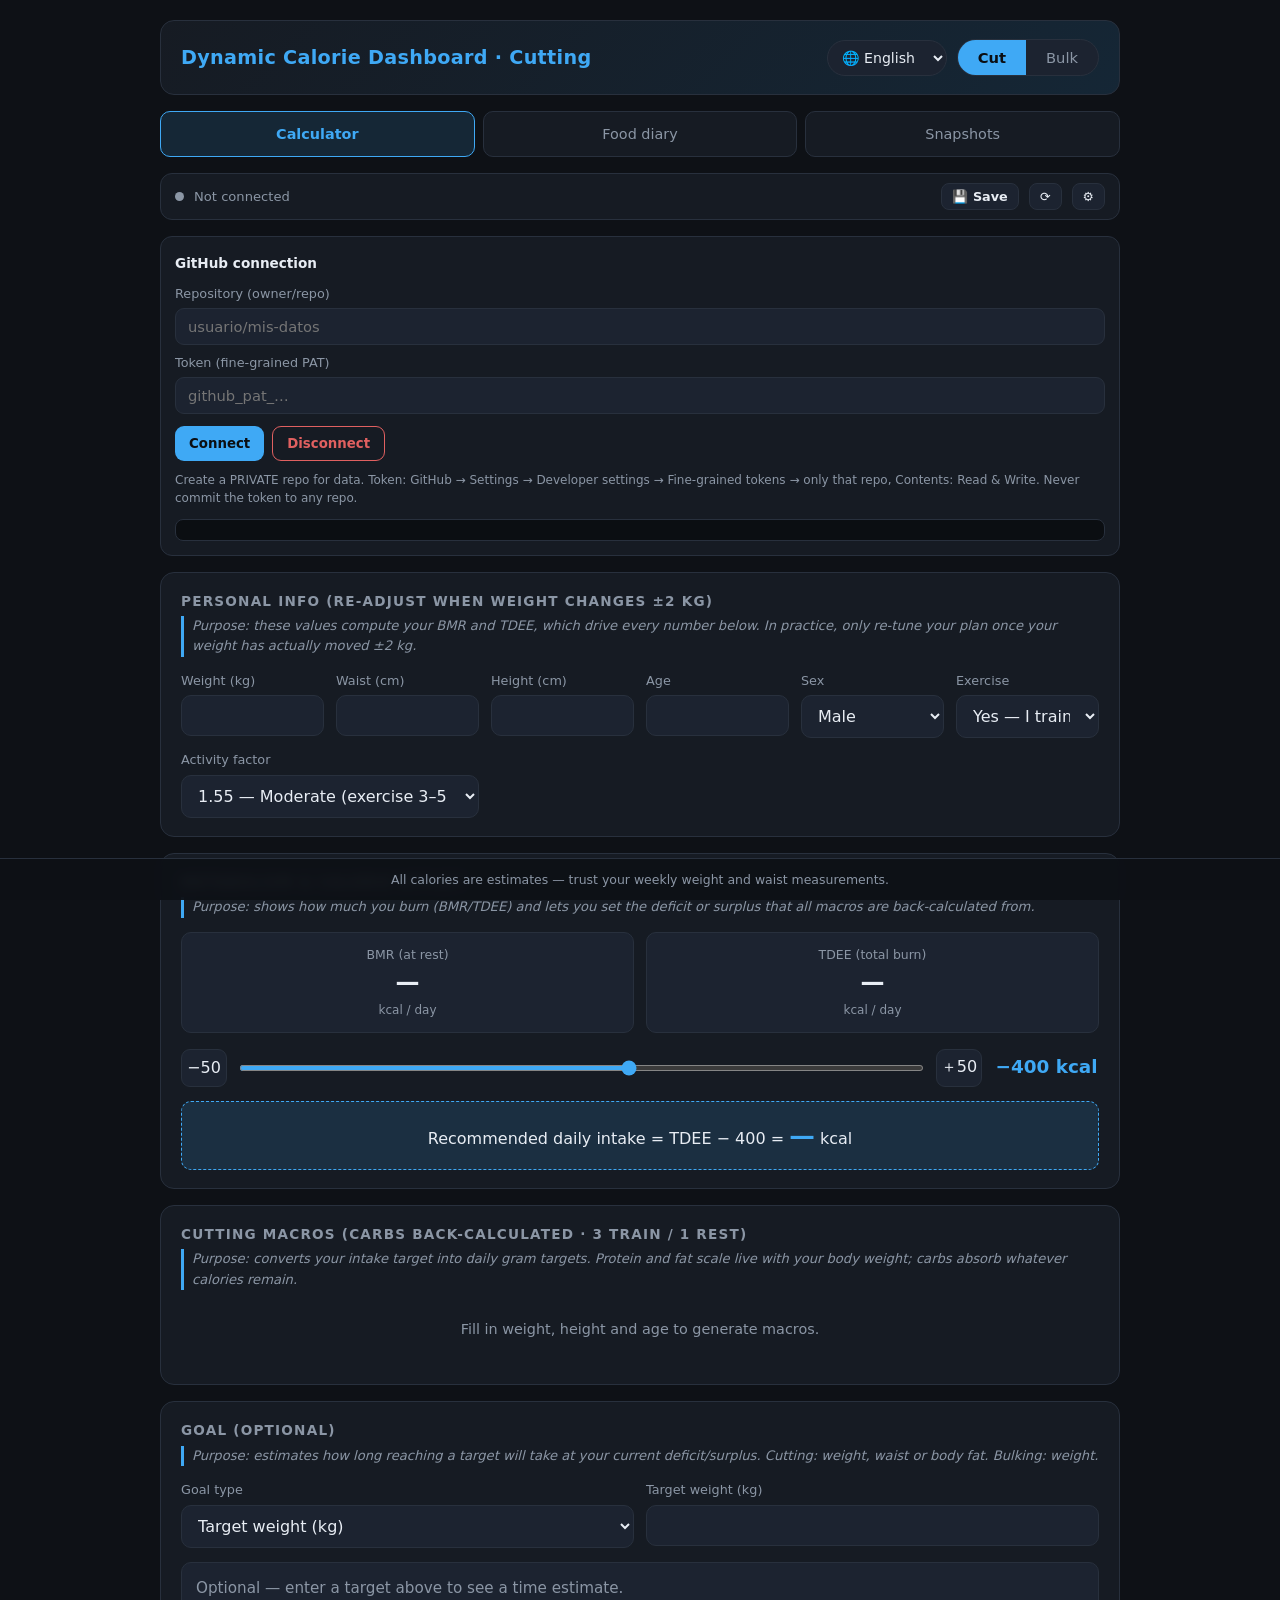
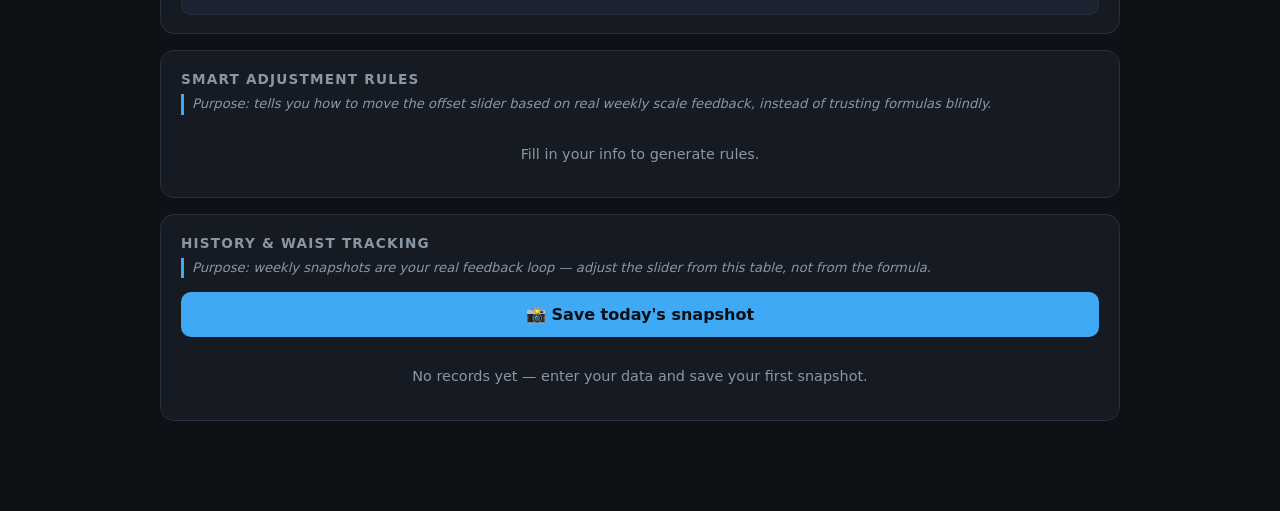
<file: index.html>
<!DOCTYPE html>
<html lang="en">
<head>
<meta charset="UTF-8">
<meta name="viewport" content="width=device-width, initial-scale=1.0">
<title>Dynamic Fitness Calorie Dashboard</title>
<style>
  :root{
    --bg:#0e1116;
    --panel:#161b23;
    --panel-2:#1c2330;
    --line:#28303d;
    --text:#e8edf4;
    --muted:#8b96a5;
    --warn-bg:#3a2a12;
    --warn-border:#c98a2e;
    --warn-text:#f3c069;
    --info-bg:#12303a;
    --info-border:#2e9ac9;
    --info-text:#7fd0f3;
    --ok-bg:#12341f;
    --ok-border:#3aa864;
    --ok-text:#8fe0ae;
    --radius:14px;
  }
  body.mode-cut{
    --accent:#3fa9f5;
    --accent-soft:rgba(63,169,245,.14);
  }
  body.mode-bulk{
    --accent:#ff9040;
    --accent-soft:rgba(255,144,64,.14);
  }
  *{box-sizing:border-box;margin:0;padding:0}
  body{
    background:var(--bg);
    color:var(--text);
    font-family:"Segoe UI","PingFang SC","Hiragino Sans GB","Microsoft YaHei","Noto Sans SC",system-ui,sans-serif;
    line-height:1.55;
    padding:20px 14px 90px;
  }
  .wrap{max-width:960px;margin:0 auto;display:flex;flex-direction:column;gap:16px}

  header{
    display:flex;flex-wrap:wrap;align-items:center;justify-content:space-between;gap:12px;
    padding:18px 20px;background:linear-gradient(135deg,var(--panel),var(--accent-soft));
    border:1px solid var(--line);border-radius:var(--radius);
  }
  header h1{font-size:1.2rem;font-weight:700;letter-spacing:.3px}
  header h1 span{color:var(--accent)}
  .header-controls{display:flex;align-items:center;gap:10px;flex-wrap:wrap}
  .mode-toggle{display:flex;background:var(--panel-2);border:1px solid var(--line);border-radius:999px;overflow:hidden}
  .mode-toggle button{
    border:none;background:transparent;color:var(--muted);
    padding:9px 20px;font-size:.92rem;cursor:pointer;font-family:inherit;transition:all .2s;
  }
  .mode-toggle button.active{background:var(--accent);color:#0b0e12;font-weight:700}
  .mode-toggle button:disabled{opacity:.35;cursor:not-allowed}
  .lang-select{
    padding:8px 10px;border-radius:999px;border:1px solid var(--line);
    background:var(--panel-2);color:var(--text);font-family:inherit;font-size:.88rem;outline:none;cursor:pointer;
  }
  .site-nav{display:flex;gap:8px}
  .site-nav a{
    flex:1;text-align:center;padding:11px 6px;background:var(--panel);
    border:1px solid var(--line);border-radius:10px;color:var(--muted);
    text-decoration:none;font-size:.9rem;
  }
  .site-nav a.active{color:var(--accent);border-color:var(--accent);font-weight:700;background:var(--accent-soft)}

  .card{background:var(--panel);border:1px solid var(--line);border-radius:var(--radius);padding:18px 20px}
  .card h2{font-size:.85rem;font-weight:600;color:var(--muted);letter-spacing:1.2px;text-transform:uppercase;margin-bottom:4px}
  .purpose{font-size:.82rem;color:var(--muted);margin-bottom:14px;border-left:3px solid var(--accent);padding-left:8px;font-style:italic}

  .grid-inputs{display:grid;grid-template-columns:repeat(auto-fit,minmax(140px,1fr));gap:12px}
  .field label{display:block;font-size:.8rem;color:var(--muted);margin-bottom:5px}
  .field input,.field select{
    width:100%;padding:10px 12px;font-size:1rem;font-family:inherit;
    background:var(--panel-2);color:var(--text);border:1px solid var(--line);border-radius:10px;outline:none;
  }
  .field input:focus,.field select:focus{border-color:var(--accent)}
  .field-wide{grid-column:span 2}
  @media (max-width:480px){ .field-wide{grid-column:span 1} }

  .metrics{display:grid;grid-template-columns:1fr 1fr;gap:12px;margin-bottom:16px}
  .metric{background:var(--panel-2);border:1px solid var(--line);border-radius:10px;padding:12px 14px;text-align:center}
  .metric .label{font-size:.78rem;color:var(--muted)}
  .metric .value{font-size:1.5rem;font-weight:700;font-variant-numeric:tabular-nums}
  .metric .unit{font-size:.75rem;color:var(--muted)}

  .offset-row{display:flex;align-items:center;gap:12px;flex-wrap:wrap}
  .offset-row input[type=range]{flex:1;min-width:170px;accent-color:var(--accent);height:6px}
  .stepper button{
    width:46px;height:38px;border-radius:9px;border:1px solid var(--line);
    background:var(--panel-2);color:var(--text);font-size:1rem;cursor:pointer;font-family:inherit;
  }
  .stepper button:active{background:var(--accent);color:#0b0e12}
  .offset-value{font-size:1.15rem;font-weight:700;min-width:105px;text-align:center;color:var(--accent);font-variant-numeric:tabular-nums}
  .intake-line{
    margin-top:14px;text-align:center;padding:14px;border-radius:10px;
    background:var(--accent-soft);border:1px dashed var(--accent);font-size:1rem;
  }
  .intake-line b{font-size:1.6rem;color:var(--accent);font-variant-numeric:tabular-nums}

  .result-grid{display:grid;grid-template-columns:repeat(auto-fit,minmax(230px,1fr));gap:12px}
  .day-card{background:var(--panel-2);border:1px solid var(--line);border-radius:12px;padding:16px;position:relative;overflow:hidden}
  .day-card::before{content:"";position:absolute;left:0;top:0;bottom:0;width:4px;background:var(--accent)}
  .day-card h3{font-size:1rem;margin-bottom:10px}
  .day-card .kcal{font-size:1.7rem;font-weight:800;color:var(--accent);font-variant-numeric:tabular-nums}
  .day-card .kcal small{font-size:.8rem;color:var(--muted);font-weight:400}
  .macros{display:flex;gap:8px;margin-top:12px;flex-wrap:wrap}
  .macro{flex:1;min-width:64px;background:var(--panel);border:1px solid var(--line);border-radius:8px;padding:8px 6px;text-align:center}
  .macro .n{font-size:1.05rem;font-weight:700;font-variant-numeric:tabular-nums}
  .macro .t{font-size:.7rem;color:var(--muted)}
  .avg-line{margin-top:12px;font-size:.9rem;color:var(--muted);text-align:center}
  .avg-line b{color:var(--text)}

  .alert{display:none;padding:12px 14px;border-radius:10px;font-size:.9rem;margin-top:10px}
  .alert.show{display:block}
  .alert.warn{background:var(--warn-bg);border:1px solid var(--warn-border);color:var(--warn-text)}
  .alert.info{background:var(--info-bg);border:1px solid var(--info-border);color:var(--info-text)}

  .goal-result{
    margin-top:14px;padding:14px;border-radius:10px;font-size:.95rem;
    background:var(--ok-bg);border:1px solid var(--ok-border);color:var(--ok-text);
  }
  .goal-result b{font-variant-numeric:tabular-nums}
  .goal-result.neutral{background:var(--panel-2);border-color:var(--line);color:var(--muted)}
  .goal-note{font-size:.78rem;margin-top:6px;opacity:.85}
  .goal-warn{
    margin-top:8px;padding:10px 12px;border-radius:8px;font-size:.85rem;
    background:var(--warn-bg);border:1px solid var(--warn-border);color:var(--warn-text);
  }
  .goal-danger{
    margin-top:8px;padding:10px 12px;border-radius:8px;font-size:.85rem;
    background:#3a1515;border:1px solid #c94b4b;color:#f0a0a0;
  }

  .bmi-line{
    margin-top:14px;padding:11px 14px;border-radius:10px;font-size:.92rem;
    border:1px solid var(--line);background:var(--panel-2);
  }
  .bmi-line b{font-variant-numeric:tabular-nums}
  .bmi-cat{font-weight:700}
  .bmi-under .bmi-cat{color:#7fd0f3}
  .bmi-ok .bmi-cat{color:#8fe0ae}
  .bmi-over .bmi-cat{color:#f3c069}
  .bmi-obese .bmi-cat{color:#f08a8a}
  .bmi-minor{font-size:.78rem;color:var(--muted);margin-top:5px}

  .rule-card{background:var(--panel-2);border:1px solid var(--line);border-radius:10px;padding:14px;font-size:.92rem}
  .rule-card + .rule-card{margin-top:10px}
  .rule-card .head{font-weight:700;color:var(--accent);margin-bottom:6px}
  .rule-card ul{padding-left:1.2em;color:var(--muted)}
  .rule-card li{margin:4px 0}
  .rule-card li b{color:var(--text)}

  .snap-btn{
    width:100%;padding:13px;border:none;border-radius:10px;cursor:pointer;
    background:var(--accent);color:#0b0e12;font-size:1rem;font-weight:700;font-family:inherit;
    margin-bottom:14px;transition:filter .15s;
  }
  .snap-btn:active{filter:brightness(.85)}
  .table-wrap{overflow-x:auto}
  table{width:100%;border-collapse:collapse;font-size:.85rem;min-width:520px}
  th,td{padding:9px 8px;text-align:center;border-bottom:1px solid var(--line);white-space:nowrap}
  th{color:var(--muted);font-weight:600;font-size:.78rem}
  td{font-variant-numeric:tabular-nums}
  .del-btn{border:none;background:transparent;color:#e06060;cursor:pointer;font-size:.85rem;font-family:inherit;padding:4px 8px}
  .empty-msg{color:var(--muted);text-align:center;padding:14px 0;font-size:.9rem}
  .mode-tag{display:inline-block;padding:2px 10px;border-radius:999px;font-size:.75rem}
  .tag-cut{background:rgba(63,169,245,.16);color:#7cc4f5}
  .tag-bulk{background:rgba(255,144,64,.16);color:#ffb27a}

  footer{
    position:fixed;left:0;right:0;bottom:0;
    background:rgba(14,17,22,.92);backdrop-filter:blur(6px);
    border-top:1px solid var(--line);
    text-align:center;padding:11px 16px;font-size:.78rem;color:var(--muted);
  }

  @media (max-width:560px){
    header h1{font-size:1rem}
    body{padding:12px 10px 84px}
    .card{padding:15px 14px}
  }
</style>
</head>
<body class="mode-cut">
<div class="wrap">

  <!-- ── Header ── -->
  <header>
    <h1><span data-i18n="appTitle">Dynamic Calorie Dashboard</span> <span id="modeTitle"></span></h1>
    <div class="header-controls">
      <select class="lang-select" id="langSelect" aria-label="Language">
        <option value="en">🌐 English</option>
        <option value="es">🌐 Español</option>
        <option value="zh">🌐 中文</option>
      </select>
      <div class="mode-toggle">
        <button id="btnCut" class="active" data-i18n="btnCut">Cut</button>
        <button id="btnBulk" data-i18n="btnBulk">Bulk</button>
      </div>
    </div>
  </header>

  <nav class="site-nav">
    <a href="index.html" class="active" data-i18n="navCalc">Calculator</a>
    <a href="diario.html" data-i18n="navDiary">Food diary</a>
    <a href="snapshots.html" data-i18n="navSnap">Snapshots</a>
  </nav>

  <!-- ── Personal info ── -->
  <section class="card">
    <h2 data-i18n="secPersonal">Personal info</h2>
    <p class="purpose" data-i18n="personalPurpose"></p>
    <div class="grid-inputs">
      <div class="field"><label data-i18n="lblWeight">Weight (kg)</label><input type="number" id="weight" step="0.1" min="30" max="250"></div>
      <div class="field"><label data-i18n="lblWaist">Waist (cm)</label><input type="number" id="waist" step="0.1" min="40" max="200"></div>
      <div class="field"><label data-i18n="lblHeight">Height (cm)</label><input type="number" id="height" step="0.1" min="120" max="230"></div>
      <div class="field"><label data-i18n="lblAge">Age</label><input type="number" id="age" step="1" min="14" max="100"></div>
      <div class="field"><label data-i18n="lblSex">Sex</label>
        <select id="sex">
          <option value="m" data-i18n="optMale">Male</option>
          <option value="f" data-i18n="optFemale">Female</option>
        </select>
      </div>
      <div class="field"><label data-i18n="lblTraining">Exercise</label>
        <select id="training">
          <option value="yes" data-i18n="optTrainYes">Yes — I train</option>
          <option value="no" data-i18n="optTrainNo">No — sedentary</option>
        </select>
      </div>
      <div class="field field-wide" id="activityField"><label data-i18n="lblActivity">Activity factor</label>
        <select id="activity">
          <option value="1.2"   data-i18n="act12"></option>
          <option value="1.375" data-i18n="act1375"></option>
          <option value="1.55"  data-i18n="act155" selected></option>
          <option value="1.725" data-i18n="act1725"></option>
          <option value="1.9"   data-i18n="act19"></option>
        </select>
      </div>
    </div>
    <div class="bmi-line" id="bmiLine" style="display:none"></div>
  </section>

  <!-- ── BMR / TDEE / offset ── -->
  <section class="card">
    <h2 data-i18n="secMetab">Metabolism & calorie offset</h2>
    <p class="purpose" data-i18n="metabPurpose"></p>
    <div class="alert info" id="noTrainInfo" style="margin-top:0;margin-bottom:14px"></div>
    <div class="metrics">
      <div class="metric"><div class="label" data-i18n="bmrLabel">BMR</div><div class="value" id="bmrVal">—</div><div class="unit" data-i18n="kcalDay">kcal / day</div></div>
      <div class="metric"><div class="label" data-i18n="tdeeLabel">TDEE</div><div class="value" id="tdeeVal">—</div><div class="unit" data-i18n="kcalDay">kcal / day</div></div>
    </div>
    <div class="offset-row">
      <div class="stepper"><button id="minus50">−50</button></div>
      <input type="range" id="offset" step="50">
      <div class="stepper"><button id="plus50">＋50</button></div>
      <div class="offset-value" id="offsetVal"></div>
    </div>
    <div class="intake-line" id="intakeLine"></div>
    <div class="alert warn" id="alertBmr"></div>
    <div class="alert warn" id="alertNearTdee"></div>
    <div class="alert info" id="alertLowCarb"></div>
  </section>

  <!-- ── Macro results ── -->
  <section class="card">
    <h2 id="resultTitle"></h2>
    <p class="purpose" data-i18n="resultsPurpose"></p>
    <div class="result-grid" id="resultGrid"></div>
    <div class="avg-line" id="avgLine"></div>
  </section>

  <!-- ── Goal (optional) ── -->
  <section class="card">
    <h2 data-i18n="secGoal">Goal (optional)</h2>
    <p class="purpose" data-i18n="goalPurpose"></p>
    <div class="grid-inputs">
      <div class="field"><label data-i18n="lblGoalType">Goal type</label>
        <select id="goalType"></select>
      </div>
      <div class="field"><label id="goalTargetLabel" data-i18n="lblGoalTarget">Target value</label>
        <input type="number" id="goalTarget" step="0.1" min="0">
      </div>
      <div class="field" id="bfNowField" style="display:none">
        <label data-i18n="lblCurrentBF">Current body fat (%)</label>
        <input type="number" id="currentBF" step="0.1" min="3" max="60">
      </div>
    </div>
    <div class="goal-result neutral" id="goalResult"></div>
  </section>

  <!-- ── Rules ── -->
  <section class="card">
    <h2 data-i18n="secRules">Smart adjustment rules</h2>
    <p class="purpose" data-i18n="rulesPurpose"></p>
    <div id="ruleArea"></div>
  </section>

  <!-- ── History ── -->
  <section class="card">
    <h2 data-i18n="secHist">History & waist tracking</h2>
    <p class="purpose" data-i18n="histPurpose"></p>
    <button class="snap-btn" id="snapBtn"></button>
    <div class="table-wrap">
      <table id="histTable" style="display:none">
        <thead><tr>
          <th data-i18n="thDate">Date</th><th data-i18n="thWeight">Weight (kg)</th><th data-i18n="thWaist">Waist (cm)</th>
          <th data-i18n="thMode">Mode</th><th data-i18n="thIntake">Daily kcal</th><th data-i18n="thAction">Action</th>
        </tr></thead>
        <tbody id="histBody"></tbody>
      </table>
      <div class="empty-msg" id="histEmpty"></div>
    </div>
  </section>

</div>

<footer data-i18n="footer"></footer>

<script src="sync.js?v=7"></script>
<script>
window.__appBoot = function(){   /* started by sync.js v3 after GitHub data is loaded */
  "use strict";

  /* ═════════ i18n dictionaries ═════════ */
  var I18N = {
    en: {
      appTitle:"Dynamic Calorie Dashboard",
      navCalc:"Calculator", navDiary:"Food diary", navSnap:"Snapshots",
      modeCut:"· Cutting", modeBulk:"· Bulking",
      btnCut:"Cut", btnBulk:"Bulk",
      secPersonal:"Personal info (re-adjust when weight changes ±2 kg)",
      personalPurpose:"Purpose: these values compute your BMR and TDEE, which drive every number below. In practice, only re-tune your plan once your weight has actually moved ±2 kg.",
      lblWeight:"Weight (kg)", lblWaist:"Waist (cm)", lblHeight:"Height (cm)", lblAge:"Age",
      lblSex:"Sex", optMale:"Male", optFemale:"Female", lblActivity:"Activity factor",
      act12:"1.2 — Sedentary (little or no exercise)",
      act1375:"1.375 — Light (exercise 1–3 days/week)",
      act155:"1.55 — Moderate (exercise 3–5 days/week)",
      act1725:"1.725 — Active (exercise 6–7 days/week)",
      act19:"1.9 — Very active (hard daily exercise or physical job)",
      secMetab:"Metabolism & calorie offset",
      metabPurpose:"Purpose: shows how much you burn (BMR/TDEE) and lets you set the deficit or surplus that all macros are back-calculated from.",
      bmrLabel:"BMR (at rest)", tdeeLabel:"TDEE (total burn)", kcalDay:"kcal / day",
      intakeLabel:"Recommended daily intake",
      alertBmr:"⚠️ Intake is below your BMR. Long term this can affect hormone levels — raise calories or cut more slowly.",
      alertNearTdee:"⚠️ Intake is at or above TDEE − 100. Fat loss will likely stall — check the offset.",
      alertLowCarb:"💡 Carbs under 150 g may hurt training pump and recovery — check the offset.",
      resultTitleCut:"Cutting macros (carbs back-calculated · 3 train / 1 rest)",
      resultTitleBulk:"Bulking macros (carbs back-calculated)",
      resultsPurpose:"Purpose: converts your intake target into daily gram targets. Protein and fat scale live with your body weight; carbs absorb whatever calories remain.",
      lblTraining:"Exercise",
      optTrainYes:"Yes — I train",
      optTrainNo:"No — sedentary",
      tdeeLabelNT:"TDEE (BMR × 1.2 sedentary)",
      noTrainInfo:"💡 No-training mode: maintenance = BMR × 1.2 (standard sedentary factor). Protein 1.6 g/kg and fat 0.8 g/kg — the usual guidance for dieting without training. Bulking is locked: a surplus without training mostly gains fat.",
      resultTitleCutNT:"Cutting macros (no training · one daily plan)",
      noTrainDay:"🥗 Daily plan (no training)",
      highDay:"🦵 High-carb day (leg day ×1)", lowDay:"🔻 Low-carb day (×3)", bulkDay:"💪 Every day",
      carbs:"Carbs", fat:"Fat", protein:"Protein",
      avgLine:"4-day average: <b>{kcal} kcal</b> (avg carbs {c} g · high-carb ≈ 1.8× low-carb)",
      emptyResults:"Fill in weight, height and age to generate macros.",
      secGoal:"Goal (optional)",
      goalPurpose:"Purpose: estimates how long reaching a target will take at your current deficit/surplus. Cutting: weight, waist or body fat. Bulking: weight.",
      lblGoalType:"Goal type", lblGoalTarget:"Target value", lblCurrentBF:"Current body fat (%)",
      goalWeight:"Target weight (kg)", goalWaist:"Target waist (cm)", goalBF:"Target body fat (%)",
      goalHint:"Optional — enter a target above to see a time estimate.",
      goalNeedData:"Fill in your personal info first so TDEE can be calculated.",
      goalNeedBF:"Enter your current body fat % to estimate.",
      goalReached:"🎉 You are already at or past this target.",
      goalCut:"You need to lose about <b>{kg} kg</b>. At a <b>{off} kcal/day</b> deficit that's roughly <b>{weeks} weeks</b> (around <b>{date}</b>).",
      goalBulk:"You need to gain about <b>{kg} kg</b>. At a <b>{off} kcal/day</b> surplus that's roughly <b>{weeks} weeks</b> (around <b>{date}</b>).",
      waistNote:"Rule of thumb used: ~1 cm of waist ≈ ~1 kg of fat. Very approximate.",
      bfNote:"Assumes lean mass stays constant while cutting.",
      bulkNote:"Real muscle gain is slower than the scale — expect part of it to be water/glycogen.",
      secRules:"Smart adjustment rules",
      rulesPurpose:"Purpose: tells you how to move the offset slider based on real weekly scale feedback, instead of trusting formulas blindly.",
      deficitHead:"📉 Current deficit: {d} kcal/day",
      cutEst:"Expected weekly loss ≈ <b>{lo} – {hi} kg</b> (estimated from the deficit; judge by weekly averages).",
      surplusHead:"📈 Current surplus: {s} kcal/day",
      bulkEst:"Expected weekly gain ≈ <b>{lo} – {hi} kg</b> (target range 0.25–0.5 kg/week).",
      sliderRules:"🎛️ Slider rules",
      cutRule1:"Losing <b>&lt; 0.3 kg/week</b> → move slider left (add 100–150 kcal to the deficit)",
      cutRule2:"Losing <b>&gt; 0.8 kg/week</b> → move slider right (reduce the deficit by 100–200 kcal)",
      bulkRule1:"Gaining <b>&gt; 0.5 kg/week</b> for 2 weeks → move slider left (less surplus)",
      bulkRule2:"Gaining <b>&lt; 0.25 kg/week</b> for 2 weeks → move slider right (more surplus)",
      rulesEmpty:"Fill in your info to generate rules.",
      secHist:"History & waist tracking",
      histPurpose:"Purpose: weekly snapshots are your real feedback loop — adjust the slider from this table, not from the formula.",
      snapBtn:"📸 Save today's snapshot",
      thDate:"Date", thWeight:"Weight (kg)", thWaist:"Waist (cm)", thMode:"Mode", thIntake:"Daily kcal", thAction:"Action",
      del:"Delete",
      histEmpty:"No records yet — enter your data and save your first snapshot.",
      snapAlert:"Fill in weight, height and age first.",
      tagCut:"Cut", tagBulk:"Bulk",
      bmiLine:"BMI: <b>{v}</b> — <span class='bmi-cat'>{cat}</span>",
      bmiUnder:"Underweight (< 18.5)",
      bmiOk:"Healthy weight (18.5 – 24.9)",
      bmiOver:"Overweight (25 – 29.9)",
      bmiObese:"Obese (≥ 30)",
      bmiMinorNote:"Under 18: adult BMI categories don't fully apply — growth-chart percentiles are the right reference.",
      warnBFLow:"⚠️ That target body fat is very low — not recommended for beginners. Energy, recovery and hormones usually suffer at this level.",
      warnBFDanger:"🚫 That target is below essential body fat and unsafe for anyone. Pick a higher number — no estimate shown.",
      warnTargetLow:"⚠️ That target weight would put you below the healthy BMI range (BMI {bmi}). Consider a higher target.",
      warnTargetHigh:"⚠️ That target weight lands at BMI {bmi} — well into overweight territory. If the goal is muscle, a slower, leaner bulk usually works better.",
      warnWaistAggressive:"⚠️ That's more than a 20% waist reduction — very ambitious. Consider intermediate milestones.",
      footer:"All calories are estimates — trust your weekly weight and waist measurements."
    },

    es: {
      appTitle:"Panel dinámico de calorías",
      navCalc:"Calculadora", navDiary:"Diario", navSnap:"Registro corporal",
      modeCut:"· Definición", modeBulk:"· Volumen",
      btnCut:"Definición", btnBulk:"Volumen",
      secPersonal:"Datos personales (reajusta cuando el peso varíe ±2 kg)",
      personalPurpose:"Objetivo: estos valores calculan tu BMR y TDEE, que determinan todas las cifras de abajo. En la práctica, reajusta el plan solo cuando tu peso haya cambiado ±2 kg.",
      lblWeight:"Peso (kg)", lblWaist:"Cintura (cm)", lblHeight:"Altura (cm)", lblAge:"Edad",
      lblSex:"Sexo", optMale:"Hombre", optFemale:"Mujer", lblActivity:"Factor de actividad",
      act12:"1.2 — Sedentario (poco o nada de ejercicio)",
      act1375:"1.375 — Ligero (ejercicio 1–3 días/semana)",
      act155:"1.55 — Moderado (ejercicio 3–5 días/semana)",
      act1725:"1.725 — Activo (ejercicio 6–7 días/semana)",
      act19:"1.9 — Muy activo (ejercicio intenso diario o trabajo físico)",
      secMetab:"Metabolismo y ajuste calórico",
      metabPurpose:"Objetivo: muestra cuánto gastas (BMR/TDEE) y te deja fijar el déficit o superávit del que se retro-calculan todos los macros.",
      bmrLabel:"BMR (reposo)", tdeeLabel:"TDEE (gasto total)", kcalDay:"kcal / día",
      intakeLabel:"Ingesta diaria recomendada",
      alertBmr:"⚠️ La ingesta está por debajo de tu BMR. A largo plazo puede afectar a las hormonas — sube calorías o define más despacio.",
      alertNearTdee:"⚠️ La ingesta está en o por encima de TDEE − 100. La pérdida de grasa se estancará — revisa el ajuste.",
      alertLowCarb:"💡 Menos de 150 g de carbohidratos puede afectar la congestión y la recuperación — revisa el ajuste.",
      resultTitleCut:"Macros de definición (carbos retro-calculados · 3 entrenos / 1 descanso)",
      resultTitleBulk:"Macros de volumen (carbos retro-calculados)",
      resultsPurpose:"Objetivo: convierte tu ingesta objetivo en gramos diarios. Proteína y grasa se calculan en vivo según tu peso corporal; los carbohidratos absorben las calorías restantes.",
      lblTraining:"Ejercicio",
      optTrainYes:"Sí — entreno",
      optTrainNo:"No — sedentario",
      tdeeLabelNT:"TDEE (BMR × 1,2 sedentario)",
      noTrainInfo:"💡 Modo sin entrenamiento: mantenimiento = BMR × 1,2 (factor sedentario estándar). Proteína 1,6 g/kg y grasa 0,8 g/kg — la pauta habitual para definir sin entrenar. El volumen queda bloqueado: un superávit sin entrenar gana sobre todo grasa.",
      resultTitleCutNT:"Macros de definición (sin entrenamiento · plan diario único)",
      noTrainDay:"🥗 Plan diario (sin entrenamiento)",
      highDay:"🦵 Día alto en carbos (pierna ×1)", lowDay:"🔻 Día bajo en carbos (×3)", bulkDay:"💪 Cada día",
      carbs:"Carbos", fat:"Grasa", protein:"Proteína",
      avgLine:"Media de 4 días: <b>{kcal} kcal</b> (carbos medios {c} g · día alto ≈ 1,8× día bajo)",
      emptyResults:"Introduce peso, altura y edad para generar los macros.",
      secGoal:"Objetivo (opcional)",
      goalPurpose:"Objetivo: estima cuánto tardarás en llegar a una meta con tu déficit/superávit actual. Definición: peso, cintura o grasa corporal. Volumen: peso.",
      lblGoalType:"Tipo de objetivo", lblGoalTarget:"Valor objetivo", lblCurrentBF:"Grasa corporal actual (%)",
      goalWeight:"Peso objetivo (kg)", goalWaist:"Cintura objetivo (cm)", goalBF:"Grasa corporal objetivo (%)",
      goalHint:"Opcional — introduce una meta arriba para ver una estimación de tiempo.",
      goalNeedData:"Rellena primero tus datos personales para poder calcular el TDEE.",
      goalNeedBF:"Introduce tu % de grasa corporal actual para estimar.",
      goalReached:"🎉 Ya estás en esa meta o la has superado.",
      goalCut:"Necesitas perder unos <b>{kg} kg</b>. Con un déficit de <b>{off} kcal/día</b> serían unas <b>{weeks} semanas</b> (hacia el <b>{date}</b>).",
      goalBulk:"Necesitas ganar unos <b>{kg} kg</b>. Con un superávit de <b>{off} kcal/día</b> serían unas <b>{weeks} semanas</b> (hacia el <b>{date}</b>).",
      waistNote:"Regla aproximada: ~1 cm de cintura ≈ ~1 kg de grasa. Muy orientativo.",
      bfNote:"Se asume que la masa magra se mantiene durante la definición.",
      bulkNote:"La ganancia muscular real es más lenta que la báscula — parte será agua/glucógeno.",
      secRules:"Reglas de ajuste inteligente",
      rulesPurpose:"Objetivo: te dice cómo mover el deslizador según la báscula semanal real, en vez de fiarte a ciegas de las fórmulas.",
      deficitHead:"📉 Déficit actual: {d} kcal/día",
      cutEst:"Pérdida semanal esperada ≈ <b>{lo} – {hi} kg</b> (estimada por el déficit; valora medias semanales).",
      surplusHead:"📈 Superávit actual: {s} kcal/día",
      bulkEst:"Ganancia semanal esperada ≈ <b>{lo} – {hi} kg</b> (rango objetivo 0,25–0,5 kg/semana).",
      sliderRules:"🎛️ Reglas del deslizador",
      cutRule1:"Pierdes <b>&lt; 0,3 kg/semana</b> → mueve a la izquierda (añade 100–150 kcal al déficit)",
      cutRule2:"Pierdes <b>&gt; 0,8 kg/semana</b> → mueve a la derecha (reduce el déficit 100–200 kcal)",
      bulkRule1:"Ganas <b>&gt; 0,5 kg/semana</b> durante 2 semanas → mueve a la izquierda (menos superávit)",
      bulkRule2:"Ganas <b>&lt; 0,25 kg/semana</b> durante 2 semanas → mueve a la derecha (más superávit)",
      rulesEmpty:"Rellena tus datos para generar las reglas.",
      secHist:"Historial y seguimiento de cintura",
      histPurpose:"Objetivo: las instantáneas semanales son tu verdadero feedback — ajusta el deslizador según esta tabla, no según la fórmula.",
      snapBtn:"📸 Guardar instantánea de hoy",
      thDate:"Fecha", thWeight:"Peso (kg)", thWaist:"Cintura (cm)", thMode:"Modo", thIntake:"kcal diarias", thAction:"Acción",
      del:"Borrar",
      histEmpty:"Sin registros — introduce tus datos y guarda tu primera instantánea.",
      snapAlert:"Rellena primero peso, altura y edad.",
      tagCut:"Def.", tagBulk:"Vol.",
      bmiLine:"IMC: <b>{v}</b> — <span class='bmi-cat'>{cat}</span>",
      bmiUnder:"Bajo peso (< 18,5)",
      bmiOk:"Peso saludable (18,5 – 24,9)",
      bmiOver:"Sobrepeso (25 – 29,9)",
      bmiObese:"Obesidad (≥ 30)",
      bmiMinorNote:"Menor de 18 años: las categorías de IMC para adultos no aplican del todo — la referencia correcta son los percentiles de crecimiento.",
      warnBFLow:"⚠️ Ese % de grasa objetivo es muy bajo — no recomendado para principiantes. A ese nivel suelen resentirse la energía, la recuperación y las hormonas.",
      warnBFDanger:"🚫 Ese objetivo está por debajo de la grasa esencial y no es seguro para nadie. Elige un valor mayor — no se muestra estimación.",
      warnTargetLow:"⚠️ Ese peso objetivo te dejaría por debajo del rango saludable de IMC (IMC {bmi}). Plantéate un objetivo mayor.",
      warnTargetHigh:"⚠️ Ese peso objetivo da un IMC de {bmi} — claramente en sobrepeso. Si el objetivo es músculo, un volumen más lento y limpio suele funcionar mejor.",
      warnWaistAggressive:"⚠️ Es más de un 20% de reducción de cintura — muy ambicioso. Plantéate metas intermedias.",
      footer:"Todas las calorías son estimaciones — fíate de tu peso y cintura semanales."
    },

    zh: {
      appTitle:"全动态热量仪表盘",
      navCalc:"计算器", navDiary:"饮食日记", navSnap:"体重快照",
      modeCut:"· 减脂期", modeBulk:"· 增肌期",
      btnCut:"减脂", btnBulk:"增肌",
      secPersonal:"个人信息（体重变动 ±2kg 再重新调整）",
      personalPurpose:"目的：这些数据用于计算 BMR 和 TDEE，是下方所有数值的基础。实际操作中，体重真正变动 ±2kg 后再重新调整方案即可。",
      lblWeight:"当前体重 (kg)", lblWaist:"腰围 (cm)", lblHeight:"身高 (cm)", lblAge:"年龄 (岁)",
      lblSex:"性别", optMale:"男性", optFemale:"女性", lblActivity:"活动系数",
      act12:"1.2 — 久坐（几乎不运动）",
      act1375:"1.375 — 轻度（每周运动 1–3 天）",
      act155:"1.55 — 中度（每周运动 3–5 天）",
      act1725:"1.725 — 高度（每周运动 6–7 天）",
      act19:"1.9 — 极高（每天高强度训练或体力工作）",
      secMetab:"代谢与热量偏移",
      metabPurpose:"目的：显示你的消耗（BMR/TDEE），并设置热量缺口/盈余——所有营养素都由它反推。",
      bmrLabel:"BMR 基础代谢", tdeeLabel:"TDEE 总消耗", kcalDay:"kcal / 天",
      intakeLabel:"推荐日均摄入",
      alertBmr:"⚠️ 摄入低于基础代谢，长期可能影响激素水平，建议提高热量或放慢减脂速度。",
      alertNearTdee:"⚠️ 当前摄入接近或高于消耗，减脂效果可能不佳，请检查偏移量设置。",
      alertLowCarb:"💡 碳水低于 150g 可能影响训练泵感和恢复，建议检查偏移量。",
      resultTitleCut:"减脂期营养分配（碳水由 TDEE 反推 · 练三休一）",
      resultTitleBulk:"增肌期营养分配（碳水由 TDEE 反推）",
      resultsPurpose:"目的：把摄入目标换算成每日克数。蛋白和脂肪按体重实时计算，碳水吸收剩余热量。",
      lblTraining:"是否锻炼",
      optTrainYes:"锻炼",
      optTrainNo:"不锻炼",
      tdeeLabelNT:"TDEE（BMR × 1.2 久坐）",
      noTrainInfo:"💡 不锻炼模式：维持热量 = BMR × 1.2（标准久坐系数）。蛋白 1.6 g/kg、脂肪 0.8 g/kg——不训练减脂的通行标准。增肌已锁定：不训练时的热量盈余基本只会长脂肪。",
      resultTitleCutNT:"减脂期营养分配（不锻炼 · 每日统一方案）",
      noTrainDay:"🥗 每日方案（不锻炼）",
      highDay:"🦵 高碳日（练腿日 ×1）", lowDay:"🔻 低碳日（其余 ×3）", bulkDay:"💪 每日统一方案",
      carbs:"碳水", fat:"脂肪", protein:"蛋白",
      avgLine:"4 天平均每日热量：<b>{kcal} kcal</b>（平均碳水 {c}g · 高碳约为低碳 1.8 倍）",
      emptyResults:"填写体重、身高、年龄后自动生成营养分配。",
      secGoal:"目标（可选）",
      goalPurpose:"目的：按当前缺口/盈余估算达到目标所需时间。减脂可选体重 / 腰围 / 体脂，增肌只有体重。",
      lblGoalType:"目标类型", lblGoalTarget:"目标数值", lblCurrentBF:"当前体脂率 (%)",
      goalWeight:"目标体重 (kg)", goalWaist:"目标腰围 (cm)", goalBF:"目标体脂率 (%)",
      goalHint:"可选项 —— 在上方填写目标即可查看时间估算。",
      goalNeedData:"请先填写个人信息以计算 TDEE。",
      goalNeedBF:"请填写当前体脂率以进行估算。",
      goalReached:"🎉 你已经达到或超过这个目标了。",
      goalCut:"还需减去约 <b>{kg} kg</b>。按 <b>{off} kcal/天</b> 的缺口大约需要 <b>{weeks} 周</b>（约 <b>{date}</b>）。",
      goalBulk:"还需增加约 <b>{kg} kg</b>。按 <b>{off} kcal/天</b> 的盈余大约需要 <b>{weeks} 周</b>（约 <b>{date}</b>）。",
      waistNote:"估算依据：约 1cm 腰围 ≈ 1kg 脂肪，仅供粗略参考。",
      bfNote:"假设减脂期间瘦体重保持不变。",
      bulkNote:"实际肌肉增长比体重秤慢——部分涨秤是水分/糖原。",
      secRules:"智能规则提醒",
      rulesPurpose:"目的：根据每周真实称重反馈告诉你怎么调滑块，而不是盲信公式。",
      deficitHead:"📉 当前缺口：{d} kcal / 天",
      cutEst:"预计每周掉秤约 <b>{lo} ~ {hi} kg</b>（按缺口推算，以周均体重为准）。",
      surplusHead:"📈 当前盈余：{s} kcal / 天",
      bulkEst:"预计每周涨秤约 <b>{lo} ~ {hi} kg</b>（目标区间 0.25~0.5 kg/周）。",
      sliderRules:"🎛️ 滑块调节规则",
      cutRule1:"周掉秤 <b>&lt; 0.3 kg</b> → 滑块向左调（增加缺口 100~150 kcal）",
      cutRule2:"周掉秤 <b>&gt; 0.8 kg</b> → 滑块向右调（减少缺口 100~200 kcal）",
      bulkRule1:"连续两周涨 <b>&gt; 0.5 kg/周</b> → 滑块向左调（减少盈余）",
      bulkRule2:"连续两周涨 <b>&lt; 0.25 kg/周</b> → 滑块向右调（增加盈余）",
      rulesEmpty:"填写个人数据后生成调节规则。",
      secHist:"历史快照与腰围追踪",
      histPurpose:"目的：每周快照才是真正的反馈回路——根据这张表调滑块，而不是根据公式。",
      snapBtn:"📸 记录今日快照",
      thDate:"日期", thWeight:"体重(kg)", thWaist:"腰围(cm)", thMode:"模式", thIntake:"日均热量(kcal)", thAction:"操作",
      del:"删除",
      histEmpty:"暂无记录 —— 输入数据后点击上方按钮保存第一条快照。",
      snapAlert:"请先填写体重、身高、年龄。",
      tagCut:"减脂", tagBulk:"增肌",
      bmiLine:"BMI：<b>{v}</b> —— <span class='bmi-cat'>{cat}</span>",
      bmiUnder:"偏瘦（< 18.5）",
      bmiOk:"健康体重（18.5 – 24.9）",
      bmiOver:"超重（25 – 29.9）",
      bmiObese:"肥胖（≥ 30）",
      bmiMinorNote:"未满 18 岁：成人 BMI 分级不完全适用，正确的参考是生长曲线百分位。",
      warnBFLow:"⚠️ 目标体脂太低了——不建议新手。这个水平通常会明显影响精力、恢复和激素。",
      warnBFDanger:"🚫 该目标已低于必需体脂，对任何人都不安全。请提高目标——不显示时间估算。",
      warnTargetLow:"⚠️ 该目标体重会让你低于健康 BMI 范围（BMI {bmi}），建议调高目标。",
      warnTargetHigh:"⚠️ 该目标体重对应 BMI {bmi}，已明显进入超重区间。如果目标是肌肉，更慢更干净的增重通常效果更好。",
      warnWaistAggressive:"⚠️ 腰围目标降幅超过 20%，非常激进，建议分阶段设定。",
      footer:"所有热量为估算值，请以每周体重/腰围实际反馈为准。"
    }
  };

  /* ═════════ storage: in-memory GS store (GitHub-backed, manual save) ═════════ */
  var storage = {
    get: function(k){ return window.GS ? GS.get(k) : null; },
    set: function(k,v){ if(window.GS) GS.set(k, v); }
  };
  var KEY_STATE = "ftdash_state_v2";
  var KEY_HIST  = "ftdash_history_v1";

  /* ═════════ constants — protein & fat scale with body weight, carbs always derived ═════════
     Training cut : protein 2.2 g/kg · low-carb fat 0.8 g/kg · high-carb fat = low-carb fat − 5 g
     Training bulk: protein 2.0 g/kg · fat 1.1 g/kg
     No training  : cut only · maintenance = BMR × 1.2 (sedentary) · protein 1.6 g/kg · fat 0.8 g/kg */
  var P_CUT = 2.2, P_BULK = 2.0, P_NT = 1.6;
  var F_LOW_PER_KG = 0.8, F_HIGH_DELTA = -5, F_BULK_PER_KG = 1.1, F_NT_PER_KG = 0.8;
  var SEDENTARY = 1.2;
  var HIGH_MULT = 1.5, LOW_MULT = 0.833;                    // (1.5 + 0.833×3)/4 ≈ 1.0
  var OFFSET_CFG = {
    cut:  {min:-800, max:-100, def:-400},
    cutNT:{min:-500, max:-100, def:-200},
    bulk: {min:  50, max: 600, def: 250}
  };
  var KCAL_PER_KG = 7700;
  var KG_PER_CM_WAIST = 1;   // rough heuristic: 1 cm waist ≈ 1 kg fat

  /* ═════════ state ═════════ */
  var state = {
    lang:"en",
    weight:"", waist:"", height:"", age:"",
    sex:"m", activity:"1.55",
    mode:"cut",
    training:true,
    offsetCut:OFFSET_CFG.cut.def, offsetBulk:OFFSET_CFG.bulk.def, offsetCutNT:OFFSET_CFG.cutNT.def,
    goalType:"weight", goalTarget:"", currentBF:""
  };

  /* ═════════ helpers ═════════ */
  var $ = function(id){ return document.getElementById(id); };
  function t(key){ return (I18N[state.lang] && I18N[state.lang][key]) || I18N.en[key] || key; }
  function tf(key, vars){
    var s = t(key);
    for(var k in vars){ s = s.split("{"+k+"}").join(vars[k]); }
    return s;
  }
  function num(v){ var n = parseFloat(v); return isFinite(n) ? n : null; }
  function r0(n){ return Math.round(n); }
  function r1(n){ return Math.round(n*10)/10; }
  function fmtOffset(off){ return (off<0? "−":"＋") + Math.abs(off); }
  function fmtDate(d){
    return d.getFullYear()+"-"+String(d.getMonth()+1).padStart(2,"0")+"-"+String(d.getDate()).padStart(2,"0");
  }
  function saveState(){ storage.set(KEY_STATE, JSON.stringify(state)); }
  function loadState(){
    var raw = storage.get(KEY_STATE);
    if(!raw) return;
    try{
      var s = JSON.parse(raw);
      for(var k in state){ if(s[k]!==undefined && s[k]!==null) state[k]=s[k]; }
    }catch(e){}
  }
  function loadHist(){
    var raw = storage.get(KEY_HIST);
    if(!raw) return [];
    try{ var a = JSON.parse(raw); return Array.isArray(a)? a : []; }catch(e){ return []; }
  }
  function saveHist(a){ storage.set(KEY_HIST, JSON.stringify(a)); }
  function offsetKey(){
    if(state.mode==="bulk") return "offsetBulk";
    return state.training ? "offsetCut" : "offsetCutNT";
  }
  function offsetCfg(){
    if(state.mode==="bulk") return OFFSET_CFG.bulk;
    return state.training ? OFFSET_CFG.cut : OFFSET_CFG.cutNT;
  }
  function currentOffset(){ return state[offsetKey()]; }

  var el = {
    lang:$("langSelect"),
    weight:$("weight"), waist:$("waist"), height:$("height"), age:$("age"),
    sex:$("sex"), activity:$("activity"),
    training:$("training"), activityField:$("activityField"), noTrainInfo:$("noTrainInfo"),
    tdeeLabelEl:document.querySelector('.metric [data-i18n="tdeeLabel"]'),
    btnCut:$("btnCut"), btnBulk:$("btnBulk"), modeTitle:$("modeTitle"),
    offset:$("offset"), offsetVal:$("offsetVal"), minus:$("minus50"), plus:$("plus50"),
    bmr:$("bmrVal"), tdee:$("tdeeVal"), intakeLine:$("intakeLine"),
    alertBmr:$("alertBmr"), alertNearTdee:$("alertNearTdee"), alertLowCarb:$("alertLowCarb"),
    resultTitle:$("resultTitle"), resultGrid:$("resultGrid"), avgLine:$("avgLine"),
    goalType:$("goalType"), goalTarget:$("goalTarget"), goalTargetLabel:$("goalTargetLabel"),
    bfNowField:$("bfNowField"), currentBF:$("currentBF"), goalResult:$("goalResult"),
    ruleArea:$("ruleArea"),
    snapBtn:$("snapBtn"), histTable:$("histTable"), histBody:$("histBody"), histEmpty:$("histEmpty")
  };

  /* ═════════ core calculation ═════════ */
  function calc(){
    var w=num(state.weight), h=num(state.height), a=num(state.age);
    if(w===null||h===null||a===null||w<=0||h<=0||a<=0) return null;
    var bmr = (state.sex==="m") ? 10*w+6.25*h-5*a+5 : 10*w+6.25*h-5*a-161;
    var tdee = state.training ? bmr * parseFloat(state.activity) : bmr * SEDENTARY;
    var intake = tdee + currentOffset();
    var out = { bmr:bmr, tdee:tdee, intake:intake, weight:w, height:h, age:a,
                bmi: w / Math.pow(h/100, 2) };
    if(state.mode==="cut" && state.training){
      var P = P_CUT * w;                       // 2.2 g/kg, same on high & low days
      var fatLow  = F_LOW_PER_KG * w;          // 0.8 g/kg
      var fatHigh = fatLow + F_HIGH_DELTA;     // low-carb fat − 5 g
      var fatAvg  = (fatHigh*1 + fatLow*3) / 4;
      out.protein = P; out.fatHigh = fatHigh; out.fatLow = fatLow;
      var avgCarb = (intake - P*4 - fatAvg*9) / 4;
      out.avgCarb = avgCarb;
      out.highCarb = avgCarb*HIGH_MULT;
      out.lowCarb  = avgCarb*LOW_MULT;
      out.highKcal = out.highCarb*4 + fatHigh*9 + P*4;
      out.lowKcal  = out.lowCarb*4  + fatLow*9  + P*4;
      out.avgKcal  = (out.highKcal + out.lowKcal*3) / 4;
    }else if(state.mode==="cut"){
      // no training: single daily plan, no high/low split
      var Pn = P_NT * w, Fn = F_NT_PER_KG * w;
      out.protein = Pn; out.fatDay = Fn;
      out.carb = (intake - Pn*4 - Fn*9) / 4;
      out.dayKcal = out.carb*4 + Fn*9 + Pn*4;
    }else{
      // bulk (training only)
      var Pb = P_BULK * w, Fb = F_BULK_PER_KG * w;
      out.protein = Pb; out.fatDay = Fb;
      out.carb = (intake - Pb*4 - Fb*9) / 4;
      out.dayKcal = out.carb*4 + Fb*9 + Pb*4;
    }
    return out;
  }

  /* ═════════ static i18n rendering ═════════ */
  function applyI18n(){
    document.documentElement.lang = state.lang==="zh" ? "zh-CN" : state.lang;
    var nodes = document.querySelectorAll("[data-i18n]");
    for(var i=0;i<nodes.length;i++){
      nodes[i].textContent = t(nodes[i].getAttribute("data-i18n"));
    }
    el.snapBtn.textContent = t("snapBtn");
    // goal type dropdown (mode-dependent)
    var opts = (state.mode==="cut")
      ? [["weight","goalWeight"],["waist","goalWaist"],["bodyfat","goalBF"]]
      : [["weight","goalWeight"]];
    var valid = opts.some(function(o){ return o[0]===state.goalType; });
    if(!valid) state.goalType = "weight";
    el.goalType.innerHTML = opts.map(function(o){
      return '<option value="'+o[0]+'"'+(state.goalType===o[0]?' selected':'')+'>'+t(o[1])+'</option>';
    }).join("");
    el.goalTargetLabel.textContent =
      state.goalType==="waist" ? t("goalWaist") :
      state.goalType==="bodyfat" ? t("goalBF") : t("goalWeight");
  }

  /* ═════════ dynamic rendering ═════════ */
  function bmiCategory(bmi){
    if(bmi < 18.5) return {key:"bmiUnder", cls:"bmi-under"};
    if(bmi < 25)   return {key:"bmiOk",    cls:"bmi-ok"};
    if(bmi < 30)   return {key:"bmiOver",  cls:"bmi-over"};
    return {key:"bmiObese", cls:"bmi-obese"};
  }

  function renderBmi(r){
    var box = $("bmiLine");
    if(!r){ box.style.display="none"; return; }
    var cat = bmiCategory(r.bmi);
    box.className = "bmi-line " + cat.cls;
    box.style.display = "";
    var html = tf("bmiLine", {v:r1(r.bmi), cat:t(cat.key)});
    if(r.age < 18) html += '<div class="bmi-minor">'+t("bmiMinorNote")+'</div>';
    box.innerHTML = html;
  }

  function macroBlock(carb, fat, protein){
    return '<div class="macros">'
      + '<div class="macro"><div class="n">'+Math.max(0,r0(carb))+'g</div><div class="t">'+t("carbs")+'</div></div>'
      + '<div class="macro"><div class="n">'+r0(fat)+'g</div><div class="t">'+t("fat")+'</div></div>'
      + '<div class="macro"><div class="n">'+r0(protein)+'g</div><div class="t">'+t("protein")+'</div></div>'
      + '</div>';
  }

  function render(){
    document.body.className = (state.mode==="cut") ? "mode-cut" : "mode-bulk";
    el.modeTitle.textContent = t(state.mode==="cut" ? "modeCut" : "modeBulk");
    el.btnCut.classList.toggle("active", state.mode==="cut");
    el.btnBulk.classList.toggle("active", state.mode==="bulk");
    el.lang.value = state.lang;

    // training / no-training UI
    el.btnBulk.disabled = !state.training;
    el.activityField.style.display = state.training ? "" : "none";
    el.noTrainInfo.textContent = t("noTrainInfo");
    el.noTrainInfo.classList.toggle("show", !state.training);
    el.tdeeLabelEl.textContent = t(state.training ? "tdeeLabel" : "tdeeLabelNT");

    var cfg = offsetCfg();
    el.offset.min = cfg.min; el.offset.max = cfg.max;
    el.offset.value = currentOffset();
    el.offsetVal.textContent = fmtOffset(currentOffset()) + " kcal";

    var r = calc();

    el.alertBmr.textContent = t("alertBmr");
    el.alertNearTdee.textContent = t("alertNearTdee");
    el.alertLowCarb.textContent = t("alertLowCarb");
    el.alertBmr.classList.remove("show");
    el.alertNearTdee.classList.remove("show");
    el.alertLowCarb.classList.remove("show");

    el.resultTitle.textContent =
      state.mode==="bulk" ? t("resultTitleBulk") :
      state.training ? t("resultTitleCut") : t("resultTitleCutNT");

    if(!r){
      el.bmr.textContent="—"; el.tdee.textContent="—";
      el.intakeLine.innerHTML = t("intakeLabel")+" = TDEE "+(currentOffset()<0?"−":"＋")+" "+Math.abs(currentOffset())+" = <b>—</b> kcal";
      el.resultGrid.innerHTML = '<div class="empty-msg" style="grid-column:1/-1">'+t("emptyResults")+'</div>';
      el.avgLine.innerHTML = "";
      renderBmi(null); renderGoal(null); renderRules(null);
      return;
    }
    renderBmi(r);

    el.bmr.textContent = r0(r.bmr);
    el.tdee.textContent = r0(r.tdee);
    el.intakeLine.innerHTML = t("intakeLabel")+" = TDEE "+(currentOffset()<0?"−":"＋")+" "+Math.abs(currentOffset())+" = <b>"+r0(r.intake)+"</b> kcal";

    if(r.intake < r.bmr) el.alertBmr.classList.add("show");
    if(state.mode==="cut" && r.intake > r.tdee-100) el.alertNearTdee.classList.add("show");
    if(state.mode==="bulk" && r.carb < 150) el.alertLowCarb.classList.add("show");

    if(state.mode==="cut" && state.training){
      el.resultGrid.innerHTML =
        '<div class="day-card"><h3>'+t("highDay")+'</h3>'
        + '<div class="kcal">'+r0(r.highKcal)+' <small>kcal</small></div>'
        + macroBlock(r.highCarb, r.fatHigh, r.protein) + '</div>'
        + '<div class="day-card"><h3>'+t("lowDay")+'</h3>'
        + '<div class="kcal">'+r0(r.lowKcal)+' <small>kcal</small></div>'
        + macroBlock(r.lowCarb, r.fatLow, r.protein) + '</div>';
      el.avgLine.innerHTML = tf("avgLine", {kcal:r0(r.avgKcal), c:Math.max(0,r0(r.avgCarb))});
    }else if(state.mode==="cut"){
      el.resultGrid.innerHTML =
        '<div class="day-card"><h3>'+t("noTrainDay")+'</h3>'
        + '<div class="kcal">'+r0(r.dayKcal)+' <small>kcal</small></div>'
        + macroBlock(r.carb, r.fatDay, r.protein) + '</div>';
      el.avgLine.innerHTML = "";
    }else{
      el.resultGrid.innerHTML =
        '<div class="day-card"><h3>'+t("bulkDay")+'</h3>'
        + '<div class="kcal">'+r0(r.dayKcal)+' <small>kcal</small></div>'
        + macroBlock(r.carb, r.fatDay, r.protein) + '</div>';
      el.avgLine.innerHTML = "";
    }

    renderGoal(r);
    renderRules(r);

    // publish daily targets (JSON) for the food-diary page
    try{
      var types = {};
      if(state.mode==="cut" && state.training){
        types.high = {kcal:r0(r.highKcal), c:Math.max(0,r0(r.highCarb)), f:r0(r.fatHigh), p:r0(r.protein)};
        types.low  = {kcal:r0(r.lowKcal),  c:Math.max(0,r0(r.lowCarb)),  f:r0(r.fatLow),  p:r0(r.protein)};
      }else if(state.mode==="cut"){
        types.nt   = {kcal:r0(r.dayKcal),  c:Math.max(0,r0(r.carb)),     f:r0(r.fatDay),  p:r0(r.protein)};
      }else{
        types.bulk = {kcal:r0(r.dayKcal),  c:Math.max(0,r0(r.carb)),     f:r0(r.fatDay),  p:r0(r.protein)};
      }
      // no timestamp here: identical recomputes must produce identical strings,
      // so re-rendering never counts as an unsaved change
      storage.set("ft_targets_v1", JSON.stringify(
        {training:state.training, mode:state.mode, types:types}
      ));
    }catch(e){}
  }

  /* ═════════ goal ETA ═════════ */
  function renderGoal(r){
    el.bfNowField.style.display = (state.mode==="cut" && state.goalType==="bodyfat") ? "" : "none";
    var target = num(state.goalTarget);

    function neutral(msg){ el.goalResult.className="goal-result neutral"; el.goalResult.innerHTML = msg; }
    function ok(msg){ el.goalResult.className="goal-result"; el.goalResult.innerHTML = msg; }

    if(target===null){ neutral(t("goalHint")); return; }
    if(!r){ neutral(t("goalNeedData")); return; }

    var offAbs = Math.abs(currentOffset());
    var note = "";
    var warnings = [];   // sanity checks on the target itself
    var deltaKg = null;

    // Body-fat sanity thresholds (sex-aware)
    var BF_ESSENTIAL = state.sex==="m" ? 5  : 13;  // below this = unsafe, block estimate
    var BF_LOW       = state.sex==="m" ? 12 : 18;  // below this = warn (not for beginners)

    if(state.mode==="cut"){
      if(state.goalType==="weight"){
        deltaKg = r.weight - target;
        var targetBmi = target / Math.pow(r.height/100, 2);
        if(targetBmi < 18.5) warnings.push(tf("warnTargetLow", {bmi:r1(targetBmi)}));
      }else if(state.goalType==="waist"){
        var waistNow = num(state.waist);
        if(waistNow===null){ neutral(t("goalNeedData")); return; }
        deltaKg = (waistNow - target) * KG_PER_CM_WAIST;
        if(target < waistNow * 0.8) warnings.push(t("warnWaistAggressive"));
        note = t("waistNote");
      }else{ // bodyfat
        var bfNow = num(state.currentBF);
        if(bfNow===null){ neutral(t("goalNeedBF")); return; }
        if(target < BF_ESSENTIAL){
          // Unsafe target: show the hard warning, no ETA
          el.goalResult.className = "goal-result neutral";
          el.goalResult.innerHTML = '<div class="goal-danger">'+t("warnBFDanger")+'</div>';
          return;
        }
        if(target < BF_LOW) warnings.push(t("warnBFLow"));
        var lean = r.weight * (1 - bfNow/100);
        var targetWeight = lean / (1 - target/100);
        deltaKg = r.weight - targetWeight;
        note = t("bfNote");
      }
      if(deltaKg <= 0){ ok(t("goalReached")); return; }
      var days = deltaKg * KCAL_PER_KG / offAbs;
      var eta = new Date(Date.now() + days*86400000);
      ok(tf("goalCut", {kg:r1(deltaKg), off:offAbs, weeks:r1(days/7), date:fmtDate(eta)})
         + (note? '<div class="goal-note">'+note+'</div>' : "")
         + warnings.map(function(w){ return '<div class="goal-warn">'+w+'</div>'; }).join(""));
    }else{
      // bulk: weight only
      deltaKg = target - r.weight;
      var targetBmiB = target / Math.pow(r.height/100, 2);
      if(targetBmiB >= 28) warnings.push(tf("warnTargetHigh", {bmi:r1(targetBmiB)}));
      if(deltaKg <= 0){ ok(t("goalReached")); return; }
      var days2 = deltaKg * KCAL_PER_KG / offAbs;
      var eta2 = new Date(Date.now() + days2*86400000);
      ok(tf("goalBulk", {kg:r1(deltaKg), off:offAbs, weeks:r1(days2/7), date:fmtDate(eta2)})
         + '<div class="goal-note">'+t("bulkNote")+'</div>'
         + warnings.map(function(w){ return '<div class="goal-warn">'+w+'</div>'; }).join(""));
    }
  }

  /* ═════════ rules ═════════ */
  function renderRules(r){
    if(!r){ el.ruleArea.innerHTML = '<div class="empty-msg">'+t("rulesEmpty")+'</div>'; return; }
    var off = currentOffset();
    if(state.mode==="cut"){
      var deficit = Math.abs(off);
      var est = deficit*7/KCAL_PER_KG;
      el.ruleArea.innerHTML =
        '<div class="rule-card"><div class="head">'+tf("deficitHead",{d:deficit})+'</div>'
        + tf("cutEst",{lo:r1(est*0.85), hi:r1(est*1.25)}) + '</div>'
        + '<div class="rule-card"><div class="head">'+t("sliderRules")+'</div><ul>'
        + '<li>'+t("cutRule1")+'</li><li>'+t("cutRule2")+'</li></ul></div>';
    }else{
      var estG = off*7/KCAL_PER_KG;
      el.ruleArea.innerHTML =
        '<div class="rule-card"><div class="head">'+tf("surplusHead",{s:off})+'</div>'
        + tf("bulkEst",{lo:r1(Math.max(0.1,estG*0.7)), hi:r1(estG*1.3)}) + '</div>'
        + '<div class="rule-card"><div class="head">'+t("sliderRules")+'</div><ul>'
        + '<li>'+t("bulkRule1")+'</li><li>'+t("bulkRule2")+'</li></ul></div>';
    }
  }

  /* ═════════ history ═════════ */
  function renderHistory(){
    var hist = loadHist();
    el.histEmpty.textContent = t("histEmpty");
    if(hist.length===0){
      el.histTable.style.display="none"; el.histEmpty.style.display="block"; return;
    }
    el.histTable.style.display="table"; el.histEmpty.style.display="none";
    el.histBody.innerHTML = hist.slice(0,6).map(function(item){
      var tag = item.mode==="cut"
        ? '<span class="mode-tag tag-cut">'+t("tagCut")+' '+fmtOffset(item.offset)+'</span>'
        : '<span class="mode-tag tag-bulk">'+t("tagBulk")+' '+fmtOffset(item.offset)+'</span>';
      return '<tr>'
        + '<td>'+item.date+'</td>'
        + '<td>'+(item.weight!==null? item.weight : "—")+'</td>'
        + '<td>'+(item.waist!==null? item.waist : "—")+'</td>'
        + '<td>'+tag+'</td>'
        + '<td>'+item.intake+'</td>'
        + '<td><button class="del-btn" data-id="'+item.id+'">'+t("del")+'</button></td>'
        + '</tr>';
    }).join("");
  }

  el.snapBtn.addEventListener("click", function(){
    var r = calc();
    if(!r){ alert(t("snapAlert")); return; }
    var hist = loadHist();
    hist.unshift({
      id:Date.now(), date:fmtDate(new Date()),
      weight:num(state.weight), waist:num(state.waist),
      mode:state.mode, offset:currentOffset(), intake:r0(r.intake)
    });
    saveHist(hist);
    renderHistory();
  });

  el.histBody.addEventListener("click", function(e){
    var btn = e.target.closest(".del-btn");
    if(!btn) return;
    var id = Number(btn.getAttribute("data-id"));
    saveHist(loadHist().filter(function(x){ return x.id!==id; }));
    renderHistory();
  });

  /* ═════════ events (live recalculation) ═════════ */
  ["weight","waist","height","age"].forEach(function(k){
    el[k].addEventListener("input", function(){ state[k]=el[k].value; saveState(); render(); });
  });
  el.sex.addEventListener("change", function(){ state.sex=el.sex.value; saveState(); render(); });
  el.activity.addEventListener("change", function(){ state.activity=el.activity.value; saveState(); render(); });
  el.training.addEventListener("change", function(){
    state.training = (el.training.value==="yes");
    if(!state.training && state.mode==="bulk") state.mode="cut";  // bulk locked without training
    saveState(); applyI18n(); render();
  });

  el.offset.addEventListener("input", function(){
    state[offsetKey()] = parseInt(el.offset.value,10);
    saveState(); render();
  });
  function nudge(d){
    var cfg = offsetCfg();
    state[offsetKey()] = Math.min(cfg.max, Math.max(cfg.min, currentOffset()+d));
    saveState(); render();
  }
  el.minus.addEventListener("click", function(){ nudge(-50); });
  el.plus.addEventListener("click", function(){ nudge(50); });

  el.btnCut.addEventListener("click", function(){ state.mode="cut"; saveState(); applyI18n(); render(); });
  el.btnBulk.addEventListener("click", function(){
    if(!state.training) return;  // locked in no-training mode
    state.mode="bulk"; saveState(); applyI18n(); render();
  });

  el.goalType.addEventListener("change", function(){
    state.goalType = el.goalType.value; saveState(); applyI18n(); render();
  });
  el.goalTarget.addEventListener("input", function(){ state.goalTarget=el.goalTarget.value; saveState(); render(); });
  el.currentBF.addEventListener("input", function(){ state.currentBF=el.currentBF.value; saveState(); render(); });

  el.lang.addEventListener("change", function(){
    state.lang = el.lang.value; saveState(); applyI18n(); render(); renderHistory();
  });

  /* ═════════ init: restore everything from the GitHub-loaded store ═════════ */
  loadState();
  if(!state.training && state.mode==="bulk") state.mode="cut";  // enforce lock on restore
  el.weight.value=state.weight; el.waist.value=state.waist;
  el.height.value=state.height; el.age.value=state.age;
  el.sex.value=state.sex; el.activity.value=state.activity;
  el.training.value = state.training ? "yes" : "no";
  el.goalTarget.value=state.goalTarget; el.currentBF.value=state.currentBF;
  applyI18n();
  render();
  renderHistory();
};
</script>
</body>
</html>
</file>
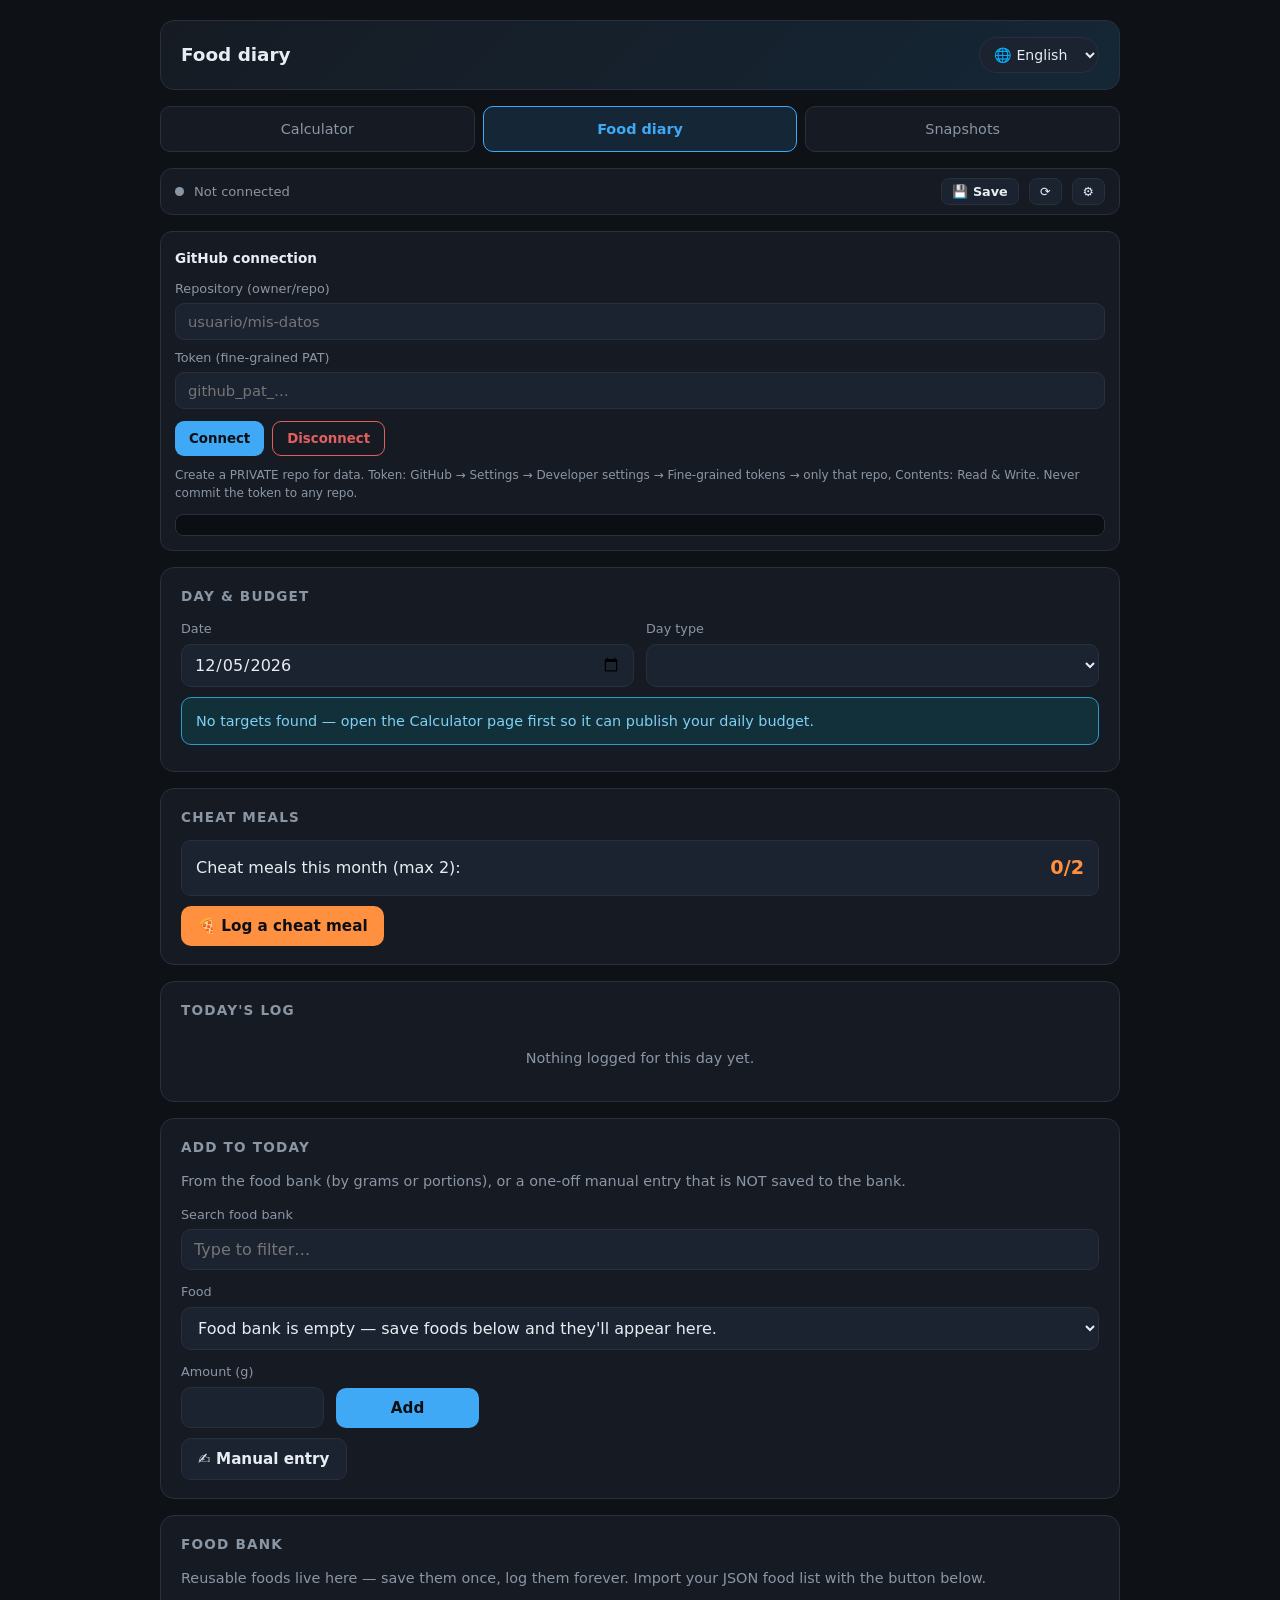
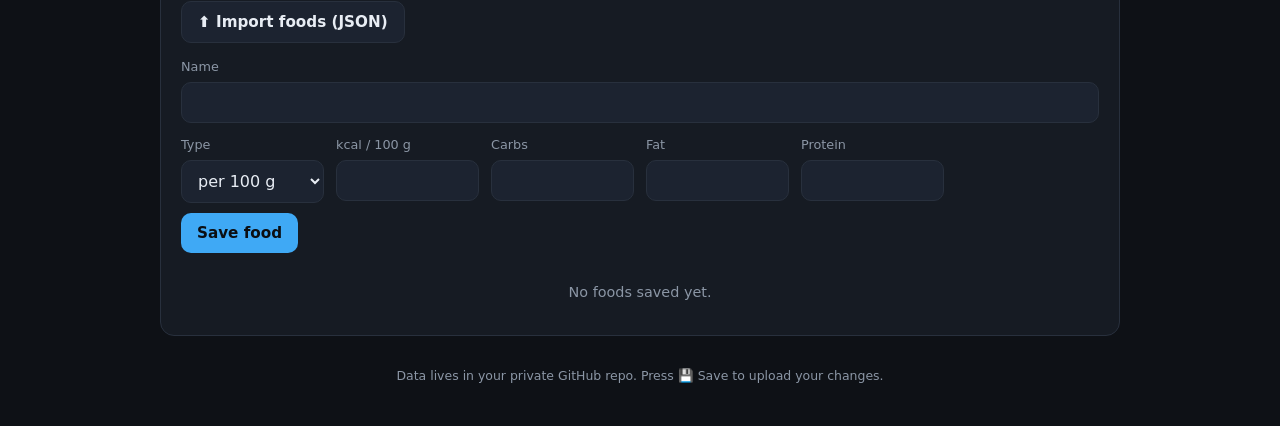
<file: diario.html>
<!DOCTYPE html>
<html lang="en">
<head>
<meta charset="UTF-8">
<meta name="viewport" content="width=device-width, initial-scale=1.0">
<title>Food diary</title>
<link rel="stylesheet" href="style.css">
</head>
<body>
<div class="wrap">

  <header>
    <h1 data-i18n="pageTitle">Food diary</h1>
    <select class="lang-select" id="langSelect" aria-label="Language">
      <option value="en">🌐 English</option>
      <option value="es">🌐 Español</option>
      <option value="zh">🌐 中文</option>
    </select>
  </header>

  <nav class="site-nav">
    <a href="index.html" data-i18n="navCalc">Calculator</a>
    <a href="diario.html" class="active" data-i18n="navDiary">Food diary</a>
    <a href="snapshots.html" data-i18n="navSnap">Snapshots</a>
  </nav>

  <!-- Day + budget -->
  <section class="card">
    <h2 data-i18n="secDay">Day & budget</h2>
    <div class="grid">
      <div class="field"><label data-i18n="lblDate">Date</label><input type="date" id="date"></div>
      <div class="field"><label data-i18n="lblDayType">Day type</label><select id="dayType"></select></div>
    </div>
    <div class="notice info" id="noTargets" style="display:none"></div>
    <div class="bars" id="bars"></div>
  </section>

  <!-- Cheat counter -->
  <section class="card">
    <h2 data-i18n="secCheat">Cheat meals</h2>
    <div class="cheat-counter" id="cheatCounter">
      <span id="cheatText"></span>
      <span class="count" id="cheatCount">0/2</span>
    </div>
    <div class="btn-row">
      <button class="btn cheat" id="cheatToggle" data-i18n="cheatBtn">🍕 Log a cheat meal</button>
    </div>
    <div class="subform" id="cheatForm">
      <div class="grid">
        <div class="field field-wide"><label data-i18n="cheatName">What was it?</label><input type="text" id="cheatDesc" maxlength="60"></div>
        <div class="field"><label data-i18n="cheatKcal">Estimated kcal (optional)</label><input type="number" id="cheatKcalIn" min="0" step="10"></div>
      </div>
      <div class="btn-row"><button class="btn cheat" id="cheatAdd" data-i18n="cheatSave">Log it</button></div>
    </div>
  </section>

  <!-- Today's log -->
  <section class="card">
    <h2 data-i18n="secLog">Today's log</h2>
    <div class="table-wrap">
      <table id="logTable" style="display:none">
        <thead><tr>
          <th data-i18n="thFood">Food</th><th data-i18n="thQty">Amount</th>
          <th>kcal</th><th data-i18n="thC">Carbs</th><th data-i18n="thF">Fat</th><th data-i18n="thP">Protein</th><th></th>
        </tr></thead>
        <tbody id="logBody"></tbody>
      </table>
      <div class="empty-msg" id="logEmpty"></div>
    </div>
  </section>

  <!-- Add entry -->
  <section class="card">
    <h2 data-i18n="secAdd">Add to today</h2>
    <p class="stats-line" data-i18n="hintAdd" style="margin:0 0 12px"></p>
    <div class="grid">
      <div class="field field-wide"><label data-i18n="lblSearch">Search food bank</label>
        <input type="text" id="foodSearch" data-i18n-ph="phSearch" placeholder="Type to filter…"></div>
      <div class="field field-wide"><label data-i18n="lblFood">Food</label><select id="foodSelect"></select></div>
      <div class="field"><label id="qtyLabel" data-i18n="lblQtyG">Amount (g)</label><input type="number" id="qty" min="0" step="1"></div>
      <div class="field" style="align-self:end"><button class="btn block" id="addEntry" data-i18n="btnAdd">Add</button></div>
    </div>
    <div class="btn-row">
      <button class="btn secondary" id="manualToggle" data-i18n="btnManual">✍️ Manual entry</button>
    </div>
    <div class="subform" id="manualForm">
      <div class="grid">
        <div class="field field-wide"><label data-i18n="mName">Name</label><input type="text" id="mName" maxlength="60"></div>
        <div class="field"><label>kcal</label><input type="number" id="mKcal" min="0" step="1"></div>
        <div class="field"><label data-i18n="thC">Carbs</label><input type="number" id="mC" min="0" step="0.1"></div>
        <div class="field"><label data-i18n="thF">Fat</label><input type="number" id="mF" min="0" step="0.1"></div>
        <div class="field"><label data-i18n="thP">Protein</label><input type="number" id="mP" min="0" step="0.1"></div>
      </div>
      <div class="btn-row"><button class="btn" id="mAdd" data-i18n="btnAdd">Add</button></div>
    </div>
  </section>

  <!-- Food bank -->
  <section class="card">
    <h2 data-i18n="secFoods">Food bank</h2>
    <p class="stats-line" data-i18n="hintFoods" style="margin:0 0 12px"></p>
    <div class="btn-row" style="margin:0 0 14px">
      <button class="btn secondary" id="impFoodsBtn" data-i18n="impFoods">⬆️ Import foods (JSON)</button>
      <input type="file" id="impFoodsFile" accept="application/json" style="display:none">
    </div>
    <div class="grid">
      <div class="field field-wide"><label data-i18n="fName">Name</label><input type="text" id="fName" maxlength="60"></div>
      <div class="field"><label data-i18n="fUnit">Type</label>
        <select id="fUnit">
          <option value="g" data-i18n="unitG">per 100 g</option>
          <option value="p" data-i18n="unitP">per portion</option>
        </select>
      </div>
      <div class="field" id="fLabelField" style="display:none">
        <label data-i18n="fLabel">Portion label</label>
        <input type="text" id="fLabel" maxlength="20" data-i18n-ph="phLabel" placeholder="1 egg / 1 slice">
      </div>
      <div class="field"><label id="fKcalLabel">kcal</label><input type="number" id="fKcal" min="0" step="1"></div>
      <div class="field"><label data-i18n="thC">Carbs</label><input type="number" id="fC" min="0" step="0.1"></div>
      <div class="field"><label data-i18n="thF">Fat</label><input type="number" id="fF" min="0" step="0.1"></div>
      <div class="field"><label data-i18n="thP">Protein</label><input type="number" id="fP" min="0" step="0.1"></div>
    </div>
    <div class="btn-row"><button class="btn" id="fAdd" data-i18n="fSave">Save food</button></div>
    <div class="table-wrap" style="margin-top:14px">
      <table id="foodTable" style="display:none">
        <thead><tr>
          <th data-i18n="thFood">Food</th><th data-i18n="fUnit">Type</th>
          <th>kcal</th><th data-i18n="thC">C</th><th data-i18n="thF">F</th><th data-i18n="thP">P</th><th></th>
        </tr></thead>
        <tbody id="foodBody"></tbody>
      </table>
      <div class="empty-msg" id="foodEmpty"></div>
    </div>
  </section>

  <footer data-i18n="footer"></footer>
</div>

<script src="app.js"></script>
<script src="sync.js?v=7"></script>
<script>
window.__appBoot = function(){   /* started by sync.js v3 after GitHub data is loaded */
  "use strict";
  var K = FT.KEYS, r0 = FT.r0, r1 = FT.r1;

  var I18N = {
    en:{
      pageTitle:"Food diary", navCalc:"Calculator", navDiary:"Food diary", navSnap:"Snapshots",
      secDay:"Day & budget", lblDate:"Date", lblDayType:"Day type",
      typeHigh:"High-carb day", typeLow:"Low-carb day", typeBulk:"Bulk day", typeNT:"Daily plan (no training)",
      noTargets:"No targets found — open the Calculator page first so it can publish your daily budget.",
      barKcal:"Calories", barC:"Carbs", barF:"Fat", barP:"Protein", left:"left", over:"over",
      secCheat:"Cheat meals", cheatMonthText:"Cheat meals this month (max 2):",
      cheatBtn:"🍕 Log a cheat meal", cheatName:"What was it?", cheatKcal:"Estimated kcal (optional)",
      cheatSave:"Log it", cheatDefault:"Cheat meal",
      cheatOverConfirm:"Monthly cheat budget (2) is already used. Log it anyway? It will be marked as over-budget.",
      secLog:"Today's log", thFood:"Food", thQty:"Amount", thC:"Carbs", thF:"Fat", thP:"Protein",
      totalRow:"Total", logEmpty:"Nothing logged for this day yet.",
      secAdd:"Add to today", lblSearch:"Search food bank", phSearch:"Type to filter…", lblFood:"Food",
      lblQtyG:"Amount (g)", lblQtyP:"Portions", btnAdd:"Add", btnManual:"✍️ Manual entry", mName:"Name",
      noFoods:"Food bank is empty — save foods below and they'll appear here.",
      valErr:"Fill in the name and the numbers first.", qtyErr:"Enter the amount first.", pickErr:"Pick a food first.",
      secFoods:"Food bank", fName:"Name", fUnit:"Type", unitG:"per 100 g", unitP:"per portion",
      fLabel:"Portion label", phLabel:"1 egg / 1 slice", fSave:"Save food",
      kcalPer100:"kcal / 100 g", kcalPerPortion:"kcal / portion",
      foodEmpty:"No foods saved yet.", perG:"100 g", del:"Delete",
      delFoodConfirm:"Delete this food from the bank? Logged entries stay unchanged.",
      hintAdd:"From the food bank (by grams or portions), or a one-off manual entry that is NOT saved to the bank.",
      hintFoods:"Reusable foods live here — save them once, log them forever. Import your JSON food list with the button below.",
      impFoods:"⬆️ Import foods (JSON)",
      impFoodsOk:"Imported {n} foods ({m} skipped as duplicates).",
      impFoodsErr:"Invalid file — expected the foods JSON.",
      footer:"Data lives in your private GitHub repo. Press 💾 Save to upload your changes."
    },
    es:{
      pageTitle:"Diario de comidas", navCalc:"Calculadora", navDiary:"Diario", navSnap:"Registro corporal",
      secDay:"Día y presupuesto", lblDate:"Fecha", lblDayType:"Tipo de día",
      typeHigh:"Día alto en carbos", typeLow:"Día bajo en carbos", typeBulk:"Día de volumen", typeNT:"Plan diario (sin entreno)",
      noTargets:"No hay objetivos — abre primero la Calculadora para que publique tu presupuesto diario.",
      barKcal:"Calorías", barC:"Carbos", barF:"Grasa", barP:"Proteína", left:"restante", over:"exceso",
      secCheat:"Comidas libres", cheatMonthText:"Comidas libres este mes (máx. 2):",
      cheatBtn:"🍕 Registrar comida libre", cheatName:"¿Qué fue?", cheatKcal:"kcal estimadas (opcional)",
      cheatSave:"Registrar", cheatDefault:"Comida libre",
      cheatOverConfirm:"Ya has usado las 2 comidas libres del mes. ¿Registrar igualmente? Se marcará como exceso.",
      secLog:"Registro del día", thFood:"Alimento", thQty:"Cantidad", thC:"Carbos", thF:"Grasa", thP:"Proteína",
      totalRow:"Total", logEmpty:"Nada registrado en este día.",
      secAdd:"Añadir al día", lblSearch:"Buscar en el banco", phSearch:"Escribe para filtrar…", lblFood:"Alimento",
      lblQtyG:"Cantidad (g)", lblQtyP:"Porciones", btnAdd:"Añadir", btnManual:"✍️ Entrada manual", mName:"Nombre",
      noFoods:"El banco está vacío — guarda alimentos abajo y aparecerán aquí.",
      valErr:"Rellena el nombre y los números.", qtyErr:"Introduce la cantidad.", pickErr:"Elige un alimento.",
      secFoods:"Banco de alimentos", fName:"Nombre", fUnit:"Tipo", unitG:"por 100 g", unitP:"por porción",
      fLabel:"Etiqueta de porción", phLabel:"1 huevo / 1 rebanada", fSave:"Guardar alimento",
      kcalPer100:"kcal / 100 g", kcalPerPortion:"kcal / porción",
      foodEmpty:"Sin alimentos guardados.", perG:"100 g", del:"Borrar",
      delFoodConfirm:"¿Borrar este alimento del banco? Las entradas ya registradas no cambian.",
      hintAdd:"Desde el banco (por gramos o porciones), o una entrada manual puntual que NO se guarda en el banco.",
      hintFoods:"Aquí viven los alimentos reutilizables — guárdalos una vez, regístralos siempre. Importa tu JSON con el botón.",
      impFoods:"⬆️ Importar alimentos (JSON)",
      impFoodsOk:"Importados {n} alimentos ({m} omitidos por duplicados).",
      impFoodsErr:"Archivo no válido — se esperaba el JSON de alimentos.",
      footer:"Los datos viven en tu repositorio privado de GitHub. Pulsa 💾 Guardar para subir los cambios."
    },
    zh:{
      pageTitle:"饮食日记", navCalc:"计算器", navDiary:"饮食日记", navSnap:"体重快照",
      secDay:"日期与额度", lblDate:"日期", lblDayType:"当日类型",
      typeHigh:"高碳日", typeLow:"低碳日", typeBulk:"增肌日", typeNT:"每日方案（不锻炼）",
      noTargets:"还没有目标数据——请先打开「计算器」页，它会自动发布你的每日额度。",
      barKcal:"热量", barC:"碳水", barF:"脂肪", barP:"蛋白", left:"剩余", over:"超出",
      secCheat:"放纵餐", cheatMonthText:"本月放纵餐（上限 2 次）：",
      cheatBtn:"🍕 记一餐放纵", cheatName:"吃了什么？", cheatKcal:"估算热量 kcal（可不填）",
      cheatSave:"记录", cheatDefault:"放纵餐",
      cheatOverConfirm:"本月 2 次放纵额度已用完。仍要记录吗？将标记为超额。",
      secLog:"当日记录", thFood:"食物", thQty:"数量", thC:"碳水", thF:"脂肪", thP:"蛋白",
      totalRow:"合计", logEmpty:"这一天还没有记录。",
      secAdd:"添加到当日", lblSearch:"搜索食物库", phSearch:"输入名称筛选…", lblFood:"食物",
      lblQtyG:"数量（克）", lblQtyP:"份数", btnAdd:"添加", btnManual:"✍️ 手动录入", mName:"名称",
      noFoods:"食物库是空的——在下方保存食物后就会出现在这里。",
      valErr:"请先填写名称和数值。", qtyErr:"请先填写数量。", pickErr:"请先选择食物。",
      secFoods:"食物库", fName:"名称", fUnit:"计量方式", unitG:"每 100 克", unitP:"每份",
      fLabel:"份的说明", phLabel:"1 颗鸡蛋 / 1 片面包", fSave:"保存食物",
      kcalPer100:"kcal / 100g", kcalPerPortion:"kcal / 每份",
      foodEmpty:"还没有保存的食物。", perG:"100g", del:"删除",
      delFoodConfirm:"从食物库删除该食物？已记录的条目不受影响。",
      hintAdd:"从食物库选（按克或按份），或用「手动录入」记一次性的外食——手动条目不会存进食物库。",
      hintFoods:"这里是可复用的常用食物——保存一次，以后天天能选。用下方按钮导入你的食物 JSON。",
      impFoods:"⬆️ 导入食物 (JSON)",
      impFoodsOk:"已导入 {n} 种食物（{m} 种重名跳过）。",
      impFoodsErr:"文件无效——需要食物 JSON。",
      footer:"数据保存在你的 GitHub 私有仓库。修改后记得按 💾 保存上传。"
    }
  };

  var lang = FT.getLang();
  function t(k){ return (I18N[lang]&&I18N[lang][k]) || I18N.en[k] || k; }
  function tf(k,vars){ var s=t(k); for(var x in vars){ s=s.split("{"+x+"}").join(vars[x]); } return s; }

  var $ = function(id){ return document.getElementById(id); };
  var el = {
    lang:$("langSelect"), date:$("date"), dayType:$("dayType"),
    noTargets:$("noTargets"), bars:$("bars"),
    cheatCounter:$("cheatCounter"), cheatText:$("cheatText"), cheatCount:$("cheatCount"),
    cheatToggle:$("cheatToggle"), cheatForm:$("cheatForm"), cheatDesc:$("cheatDesc"),
    cheatKcalIn:$("cheatKcalIn"), cheatAdd:$("cheatAdd"),
    logTable:$("logTable"), logBody:$("logBody"), logEmpty:$("logEmpty"),
    foodSearch:$("foodSearch"), foodSelect:$("foodSelect"), qty:$("qty"), qtyLabel:$("qtyLabel"),
    addEntry:$("addEntry"), manualToggle:$("manualToggle"), manualForm:$("manualForm"),
    mName:$("mName"), mKcal:$("mKcal"), mC:$("mC"), mF:$("mF"), mP:$("mP"), mAdd:$("mAdd"),
    fName:$("fName"), fUnit:$("fUnit"), fLabelField:$("fLabelField"), fLabel:$("fLabel"),
    fKcalLabel:$("fKcalLabel"), fKcal:$("fKcal"), fC:$("fC"), fF:$("fF"), fP:$("fP"), fAdd:$("fAdd"),
    foodTable:$("foodTable"), foodBody:$("foodBody"), foodEmpty:$("foodEmpty"),
    impFoodsBtn:$("impFoodsBtn"), impFoodsFile:$("impFoodsFile")
  };

  /* ── data access ── */
  function foods(){ return FT.getJSON(K.foods, []); }
  function saveFoods(a){ FT.setJSON(K.foods, a); }
  function diary(){ return FT.getJSON(K.diary, {}); }
  function saveDiary(d){ FT.setJSON(K.diary, d); }
  function targets(){ return FT.getJSON(K.targets, null); }
  function day(dateStr){
    var d = diary();
    return d[dateStr] || { dayType:null, entries:[] };
  }
  function saveDay(dateStr, obj){
    var d = diary();
    d[dateStr] = obj;
    saveDiary(d);
  }
  function num(v){ var n = parseFloat(v); return isFinite(n)? n : null; }

  /* ── i18n ── */
  function applyI18n(){
    document.documentElement.lang = lang==="zh"?"zh-CN":lang;
    var nodes = document.querySelectorAll("[data-i18n]");
    for(var i=0;i<nodes.length;i++) nodes[i].textContent = t(nodes[i].getAttribute("data-i18n"));
    var phs = document.querySelectorAll("[data-i18n-ph]");
    for(var j=0;j<phs.length;j++) phs[j].placeholder = t(phs[j].getAttribute("data-i18n-ph"));
    el.lang.value = lang;
    el.cheatText.textContent = t("cheatMonthText");
    el.fKcalLabel.textContent = el.fUnit.value==="g" ? t("kcalPer100") : t("kcalPerPortion");
  }

  /* ── day type options from published targets ── */
  var TYPE_LABELS = { high:"typeHigh", low:"typeLow", bulk:"typeBulk", nt:"typeNT" };
  function buildDayTypeOptions(current){
    var tg = targets();
    var keys = tg && tg.types ? Object.keys(tg.types) : [];
    el.noTargets.style.display = keys.length ? "none" : "block";
    el.noTargets.textContent = t("noTargets");
    if(!keys.length){ el.dayType.innerHTML = ""; return null; }
    if(current && keys.indexOf(current) < 0) current = null;
    if(!current) current = keys.indexOf("low")>=0 ? "low" : keys[0];
    el.dayType.innerHTML = keys.map(function(k){
      return '<option value="'+k+'"'+(k===current?' selected':'')+'>'+t(TYPE_LABELS[k]||k)+'</option>';
    }).join("");
    return current;
  }

  /* ── budget bars ── */
  function renderBars(totals, dayTypeKey){
    var tg = targets();
    if(!tg || !tg.types || !dayTypeKey || !tg.types[dayTypeKey]){ el.bars.innerHTML=""; return; }
    var b = tg.types[dayTypeKey];
    var rows = [
      {lbl:t("barKcal"), cur:totals.kcal, max:b.kcal, unit:" kcal"},
      {lbl:t("barC"),    cur:totals.c,    max:b.c,    unit:"g"},
      {lbl:t("barF"),    cur:totals.f,    max:b.f,    unit:"g"},
      {lbl:t("barP"),    cur:totals.p,    max:b.p,    unit:"g"}
    ];
    el.bars.innerHTML = rows.map(function(x){
      var pct = x.max>0 ? Math.min(100, x.cur/x.max*100) : 0;
      var isOver = x.cur > x.max;
      var diff = Math.abs(x.max - x.cur);
      var tail = isOver ? (r0(diff)+x.unit+" "+t("over")) : (r0(diff)+x.unit+" "+t("left"));
      return '<div class="bar-row"><div class="bar-head">'
        + '<span class="lbl">'+x.lbl+'</span>'
        + '<span class="num'+(isOver?' over':'')+'">'+r0(x.cur)+' / '+r0(x.max)+x.unit+' · '+tail+'</span>'
        + '</div><div class="bar"><i class="'+(isOver?'over':'')+'" style="width:'+pct+'%"></i></div></div>';
    }).join("");
  }

  /* ── cheat counting (per calendar month) ── */
  function cheatCountForMonth(dateStr){
    var prefix = dateStr.slice(0,7); // YYYY-MM
    var d = diary(), n = 0;
    for(var k in d){
      if(k.slice(0,7)!==prefix) continue;
      var es = d[k].entries || [];
      for(var i=0;i<es.length;i++) if(es[i].cheat) n++;
    }
    return n;
  }

  /* ── main render ── */
  function currentDate(){ return el.date.value || FT.today(); }

  function render(){
    var dateStr = currentDate();
    var dd = day(dateStr);
    var chosen = buildDayTypeOptions(dd.dayType);
    if(chosen && chosen !== dd.dayType){ dd.dayType = chosen; saveDay(dateStr, dd); }

    // log table + totals
    var totals = {kcal:0,c:0,f:0,p:0};
    var es = dd.entries || [];
    if(!es.length){
      el.logTable.style.display="none";
      el.logEmpty.style.display="block";
      el.logEmpty.textContent = t("logEmpty");
    }else{
      el.logTable.style.display="table";
      el.logEmpty.style.display="none";
      el.logBody.innerHTML = es.map(function(e){
        totals.kcal+=e.kcal; totals.c+=e.c; totals.f+=e.f; totals.p+=e.p;
        var qtyTxt = e.cheat ? "—" : (e.unit==="g" ? r0(e.qty)+"g" : r1(e.qty)+" × "+(e.label||"·"));
        var nameHtml = e.name + (e.cheat ? ' <span class="badge cheat">🍕</span>' : "")
                     + (e.cheatOver ? ' <span class="badge over">+2</span>' : "");
        return '<tr class="'+(e.cheat?'cheat-row':'')+'">'
          + '<td class="name-cell">'+nameHtml+'</td>'
          + '<td>'+qtyTxt+'</td>'
          + '<td>'+r0(e.kcal)+'</td><td>'+r1(e.c)+'</td><td>'+r1(e.f)+'</td><td>'+r1(e.p)+'</td>'
          + '<td><button class="del-btn" data-id="'+e.id+'">✕</button></td></tr>';
      }).join("")
      + '<tr class="total-row"><td class="name-cell">'+t("totalRow")+'</td><td></td>'
      + '<td>'+r0(totals.kcal)+'</td><td>'+r1(totals.c)+'</td><td>'+r1(totals.f)+'</td><td>'+r1(totals.p)+'</td><td></td></tr>';
    }

    renderBars(totals, dd.dayType);

    // cheat counter
    var n = cheatCountForMonth(dateStr);
    el.cheatCount.textContent = n+"/2";
    el.cheatCounter.classList.toggle("maxed", n>=2);

    renderFoodBank();
    renderFoodSelect();
  }

  /* ── food bank rendering ── */
  function renderFoodBank(){
    var fs = foods().slice().sort(function(a,b){ return a.name.localeCompare(b.name); });
    if(!fs.length){
      el.foodTable.style.display="none";
      el.foodEmpty.style.display="block";
      el.foodEmpty.textContent = t("foodEmpty");
      return;
    }
    el.foodTable.style.display="table";
    el.foodEmpty.style.display="none";
    el.foodBody.innerHTML = fs.map(function(f){
      var unitTxt = f.unit==="g" ? t("perG") : (f.label || t("unitP"));
      return '<tr><td class="name-cell">'+f.name+'</td><td>'+unitTxt+'</td>'
        + '<td>'+r0(f.kcal)+'</td><td>'+r1(f.c)+'</td><td>'+r1(f.f)+'</td><td>'+r1(f.p)+'</td>'
        + '<td><button class="del-btn" data-fid="'+f.id+'">'+t("del")+'</button></td></tr>';
    }).join("");
  }

  function renderFoodSelect(){
    var q = (el.foodSearch.value||"").toLowerCase();
    var fs = foods().filter(function(f){ return f.name.toLowerCase().indexOf(q)>=0; })
                    .sort(function(a,b){ return a.name.localeCompare(b.name); });
    if(!foods().length){
      el.foodSelect.innerHTML = '<option value="">'+t("noFoods")+'</option>';
      return;
    }
    var prev = el.foodSelect.value;
    el.foodSelect.innerHTML = fs.map(function(f){
      var tag = f.unit==="g" ? " (100g)" : (f.label? " ("+f.label+")" : "");
      return '<option value="'+f.id+'">'+f.name+tag+'</option>';
    }).join("") || '<option value=""></option>';
    if(prev) el.foodSelect.value = prev;
    updateQtyLabel();
  }

  function updateQtyLabel(){
    var f = foods().find(function(x){ return x.id===el.foodSelect.value; });
    el.qtyLabel.textContent = (!f || f.unit==="g") ? t("lblQtyG") : t("lblQtyP");
  }

  /* ── events ── */
  el.lang.addEventListener("change", function(){
    lang = el.lang.value; FT.setLang(lang); applyI18n(); render();
  });
  el.date.addEventListener("change", render);
  el.dayType.addEventListener("change", function(){
    var dateStr = currentDate(), dd = day(dateStr);
    dd.dayType = el.dayType.value; saveDay(dateStr, dd); render();
  });

  el.foodSearch.addEventListener("input", renderFoodSelect);
  el.foodSelect.addEventListener("change", updateQtyLabel);

  el.addEntry.addEventListener("click", function(){
    var f = foods().find(function(x){ return x.id===el.foodSelect.value; });
    if(!f){ alert(t("pickErr")); return; }
    var q = num(el.qty.value);
    if(q===null || q<=0){ alert(t("qtyErr")); return; }
    var factor = f.unit==="g" ? q/100 : q;
    var dateStr = currentDate(), dd = day(dateStr);
    dd.entries.push({ id:FT.uid(), name:f.name, unit:f.unit, label:f.label||"", qty:q,
      kcal:f.kcal*factor, c:f.c*factor, f:f.f*factor, p:f.p*factor });
    saveDay(dateStr, dd);
    el.qty.value=""; render();
  });

  el.manualToggle.addEventListener("click", function(){ el.manualForm.classList.toggle("show"); });
  el.mAdd.addEventListener("click", function(){
    var name = (el.mName.value||"").trim();
    var kc = num(el.mKcal.value);
    if(!name || kc===null){ alert(t("valErr")); return; }
    var dateStr = currentDate(), dd = day(dateStr);
    dd.entries.push({ id:FT.uid(), name:name, unit:"manual", qty:1,
      kcal:kc, c:num(el.mC.value)||0, f:num(el.mF.value)||0, p:num(el.mP.value)||0 });
    saveDay(dateStr, dd);
    el.mName.value=el.mKcal.value=el.mC.value=el.mF.value=el.mP.value="";
    el.manualForm.classList.remove("show");
    render();
  });

  el.cheatToggle.addEventListener("click", function(){ el.cheatForm.classList.toggle("show"); });
  el.cheatAdd.addEventListener("click", function(){
    var dateStr = currentDate();
    var n = cheatCountForMonth(dateStr);
    var over = n >= 2;
    if(over && !confirm(t("cheatOverConfirm"))) return;
    var kc = num(el.cheatKcalIn.value) || 0;
    var name = (el.cheatDesc.value||"").trim() || t("cheatDefault");
    var dd = day(dateStr);
    dd.entries.push({ id:FT.uid(), name:name, cheat:true, cheatOver:over, unit:"manual", qty:1,
      kcal:kc, c:0, f:0, p:0 });
    saveDay(dateStr, dd);
    el.cheatDesc.value=""; el.cheatKcalIn.value="";
    el.cheatForm.classList.remove("show");
    render();
  });

  el.logBody.addEventListener("click", function(e){
    var btn = e.target.closest(".del-btn"); if(!btn) return;
    var dateStr = currentDate(), dd = day(dateStr);
    dd.entries = dd.entries.filter(function(x){ return x.id!==btn.getAttribute("data-id"); });
    saveDay(dateStr, dd); render();
  });

  el.fUnit.addEventListener("change", function(){
    el.fLabelField.style.display = el.fUnit.value==="p" ? "" : "none";
    el.fKcalLabel.textContent = el.fUnit.value==="g" ? t("kcalPer100") : t("kcalPerPortion");
  });
  el.fAdd.addEventListener("click", function(){
    var name = (el.fName.value||"").trim();
    var kc = num(el.fKcal.value);
    if(!name || kc===null){ alert(t("valErr")); return; }
    var fs = foods();
    fs.push({ id:FT.uid(), name:name, unit:el.fUnit.value,
      label: el.fUnit.value==="p" ? ((el.fLabel.value||"").trim()) : "",
      kcal:kc, c:num(el.fC.value)||0, f:num(el.fF.value)||0, p:num(el.fP.value)||0 });
    saveFoods(fs);
    el.fName.value=el.fKcal.value=el.fC.value=el.fF.value=el.fP.value=el.fLabel.value="";
    render();
  });
  el.foodBody.addEventListener("click", function(e){
    var btn = e.target.closest(".del-btn"); if(!btn) return;
    if(!confirm(t("delFoodConfirm"))) return;
    saveFoods(foods().filter(function(x){ return x.id!==btn.getAttribute("data-fid"); }));
    render();
  });

  /* ── food bank import (accepts full backup or a bare foods array) ── */
  el.impFoodsBtn.addEventListener("click", function(){ el.impFoodsFile.click(); });
  el.impFoodsFile.addEventListener("change", function(){
    var file = el.impFoodsFile.files[0]; if(!file) return;
    var reader = new FileReader();
    reader.onload = function(){
      try{
        var parsed = JSON.parse(reader.result);
        var list = Array.isArray(parsed) ? parsed
                 : (parsed && parsed.data && Array.isArray(parsed.data.ft_foods_v1)) ? parsed.data.ft_foods_v1
                 : (parsed && Array.isArray(parsed.ft_foods_v1)) ? parsed.ft_foods_v1
                 : null;
        if(!list) throw new Error("bad");
        var fs = foods();
        var names = {};
        fs.forEach(function(f){ names[f.name.toLowerCase()] = true; });
        var added = 0, skipped = 0;
        list.forEach(function(x){
          if(!x || !x.name || (x.unit!=="g" && x.unit!=="p") || typeof x.kcal!=="number"){ skipped++; return; }
          if(names[String(x.name).toLowerCase()]){ skipped++; return; }
          names[String(x.name).toLowerCase()] = true;
          fs.push({ id:FT.uid(), name:String(x.name), unit:x.unit, label:x.label||"",
                    kcal:x.kcal, c:(typeof x.c==="number"?x.c:0),
                    f:(typeof x.f==="number"?x.f:0), p:(typeof x.p==="number"?x.p:0) });
          added++;
        });
        saveFoods(fs);
        alert(tf("impFoodsOk",{n:added,m:skipped}));
        render();
      }catch(e){ alert(t("impFoodsErr")); }
      el.impFoodsFile.value = "";
    };
    reader.readAsText(file);
  });

  /* ── init ── */
  el.date.value = FT.today();
  applyI18n();
  render();
};
</script>
</body>
</html>
</file>
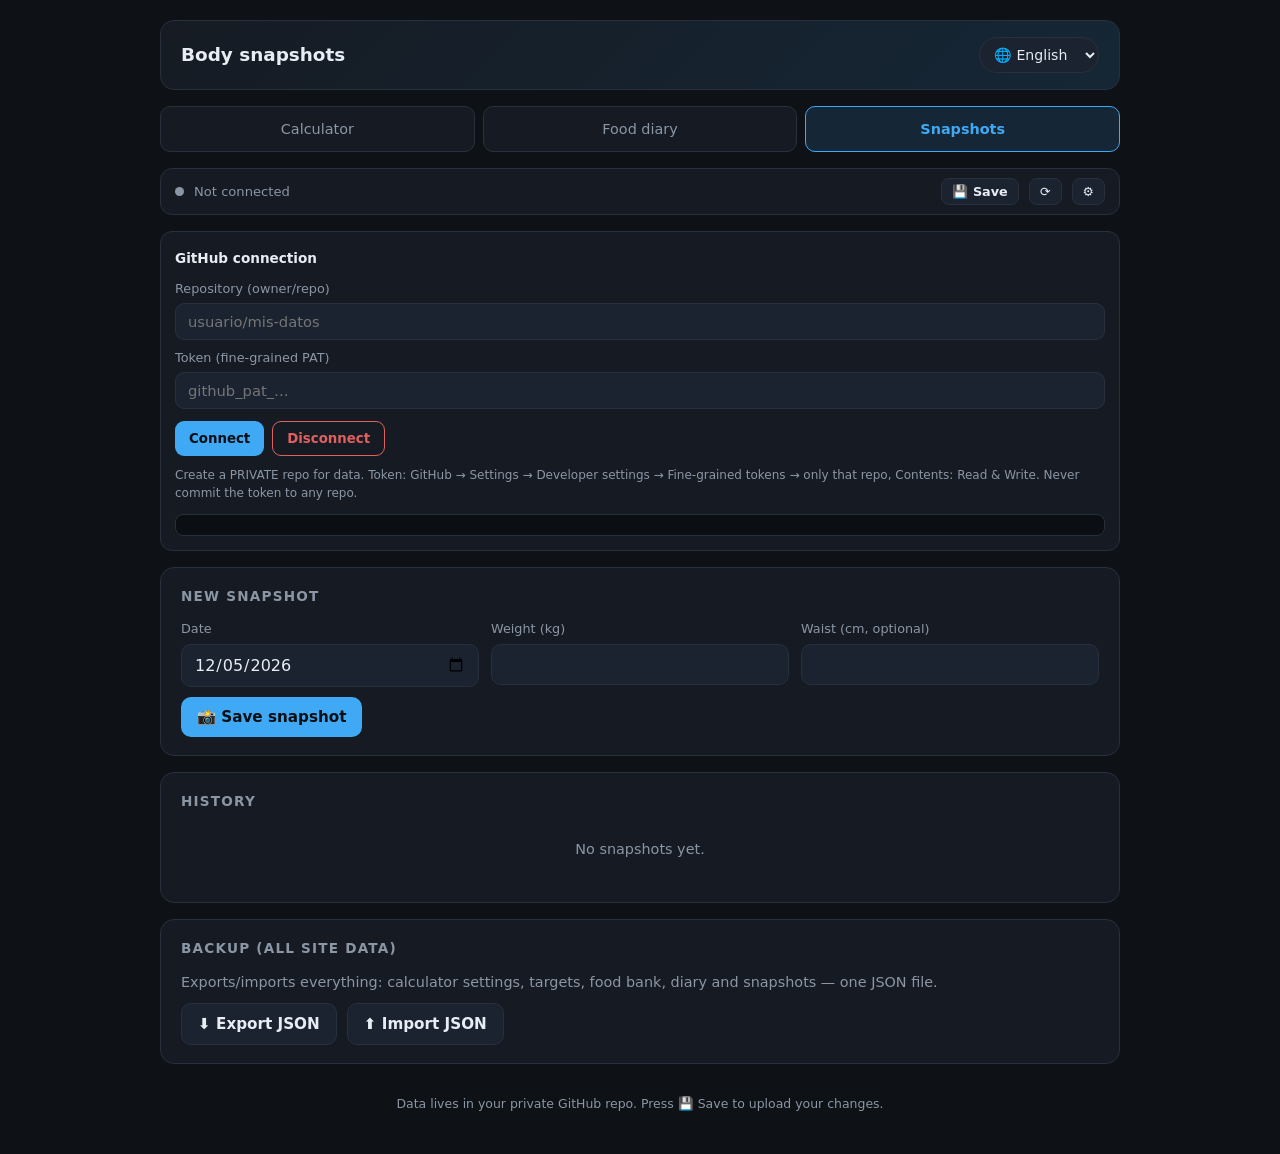
<file: snapshots.html>
<!DOCTYPE html>
<html lang="en">
<head>
<meta charset="UTF-8">
<meta name="viewport" content="width=device-width, initial-scale=1.0">
<title>Snapshots</title>
<link rel="stylesheet" href="style.css">
</head>
<body>
<div class="wrap">

  <header>
    <h1 data-i18n="pageTitle">Body snapshots</h1>
    <select class="lang-select" id="langSelect" aria-label="Language">
      <option value="en">🌐 English</option>
      <option value="es">🌐 Español</option>
      <option value="zh">🌐 中文</option>
    </select>
  </header>

  <nav class="site-nav">
    <a href="index.html" data-i18n="navCalc">Calculator</a>
    <a href="diario.html" data-i18n="navDiary">Food diary</a>
    <a href="snapshots.html" class="active" data-i18n="navSnap">Snapshots</a>
  </nav>

  <!-- Add snapshot -->
  <section class="card">
    <h2 data-i18n="secAdd">New snapshot</h2>
    <div class="grid">
      <div class="field"><label data-i18n="lblDate">Date</label><input type="date" id="date"></div>
      <div class="field"><label data-i18n="lblWeight">Weight (kg)</label><input type="number" id="weight" step="0.1" min="30" max="250"></div>
      <div class="field"><label data-i18n="lblWaist">Waist (cm, optional)</label><input type="number" id="waist" step="0.1" min="40" max="200"></div>
    </div>
    <div class="btn-row"><button class="btn" id="addBtn" data-i18n="btnAdd">📸 Save snapshot</button></div>
  </section>

  <!-- History -->
  <section class="card">
    <h2 data-i18n="secHist">History</h2>
    <div class="table-wrap">
      <table id="histTable" style="display:none">
        <thead><tr>
          <th data-i18n="thDate">Date</th><th data-i18n="thWeight">Weight (kg)</th><th>Δ</th>
          <th data-i18n="thWaist">Waist (cm)</th><th></th>
        </tr></thead>
        <tbody id="histBody"></tbody>
      </table>
      <div class="empty-msg" id="histEmpty"></div>
    </div>
    <div class="stats-line" id="statsLine"></div>
  </section>

  <!-- Backup -->
  <section class="card">
    <h2 data-i18n="secBackup">Backup (all site data)</h2>
    <p class="stats-line" data-i18n="backupHint" style="margin-top:0"></p>
    <div class="btn-row">
      <button class="btn secondary" id="expBtn" data-i18n="expBtn">⬇️ Export JSON</button>
      <button class="btn secondary" id="impBtn" data-i18n="impBtn">⬆️ Import JSON</button>
      <input type="file" id="impFile" accept="application/json" style="display:none">
    </div>
  </section>

  <footer data-i18n="footer"></footer>
</div>

<script src="app.js"></script>
<script src="sync.js?v=7"></script>
<script>
window.__appBoot = function(){   /* started by sync.js v3 after GitHub data is loaded */
  "use strict";
  var K = FT.KEYS, r1 = FT.r1;

  var I18N = {
    en:{
      pageTitle:"Body snapshots", navCalc:"Calculator", navDiary:"Food diary", navSnap:"Snapshots",
      secAdd:"New snapshot", lblDate:"Date", lblWeight:"Weight (kg)", lblWaist:"Waist (cm, optional)",
      btnAdd:"📸 Save snapshot", valErr:"Date and weight are required.", dupConfirm:"A snapshot for this date exists — replace it?",
      secHist:"History", thDate:"Date", thWeight:"Weight (kg)", thWaist:"Waist (cm)",
      histEmpty:"No snapshots yet.",
      statTotal:"Since first snapshot: {d} kg", statWeek:" · last 4 weeks: {w} kg/week",
      secBackup:"Backup (all site data)",
      backupHint:"Exports/imports everything: calculator settings, targets, food bank, diary and snapshots — one JSON file.",
      expBtn:"⬇️ Export JSON", impBtn:"⬆️ Import JSON",
      impConfirm:"Importing will OVERWRITE all current data on this device. Continue?",
      impOk:"Imported. Reloading…", impErr:"Invalid backup file.",
      footer:"Data lives in your private GitHub repo. Press 💾 Save to upload your changes."
    },
    es:{
      pageTitle:"Registro corporal", navCalc:"Calculadora", navDiary:"Diario", navSnap:"Registro corporal",
      secAdd:"Nueva instantánea", lblDate:"Fecha", lblWeight:"Peso (kg)", lblWaist:"Cintura (cm, opcional)",
      btnAdd:"📸 Guardar", valErr:"Fecha y peso son obligatorios.", dupConfirm:"Ya existe una instantánea de esa fecha — ¿reemplazarla?",
      secHist:"Historial", thDate:"Fecha", thWeight:"Peso (kg)", thWaist:"Cintura (cm)",
      histEmpty:"Sin instantáneas todavía.",
      statTotal:"Desde la primera: {d} kg", statWeek:" · últimas 4 semanas: {w} kg/semana",
      secBackup:"Copia de seguridad (todos los datos)",
      backupHint:"Exporta/importa todo: ajustes de la calculadora, objetivos, banco de alimentos, diario e instantáneas — un solo JSON.",
      expBtn:"⬇️ Exportar JSON", impBtn:"⬆️ Importar JSON",
      impConfirm:"Importar SOBRESCRIBIRÁ todos los datos actuales de este dispositivo. ¿Continuar?",
      impOk:"Importado. Recargando…", impErr:"Archivo no válido.",
      footer:"Los datos viven en tu repositorio privado de GitHub. Pulsa 💾 Guardar para subir los cambios."
    },
    zh:{
      pageTitle:"体重快照", navCalc:"计算器", navDiary:"饮食日记", navSnap:"体重快照",
      secAdd:"新快照", lblDate:"日期", lblWeight:"体重 (kg)", lblWaist:"腰围 (cm，可不填)",
      btnAdd:"📸 保存快照", valErr:"日期和体重必填。", dupConfirm:"该日期已有快照——要覆盖吗？",
      secHist:"历史记录", thDate:"日期", thWeight:"体重(kg)", thWaist:"腰围(cm)",
      histEmpty:"还没有快照。",
      statTotal:"距首条记录：{d} kg", statWeek:" · 近 4 周：{w} kg/周",
      secBackup:"数据备份（整站数据）",
      backupHint:"导出/导入全部内容：计算器设置、目标、食物库、饮食日记和快照——一个 JSON 文件搞定。换手机或换网址时用它迁移。",
      expBtn:"⬇️ 导出 JSON", impBtn:"⬆️ 导入 JSON",
      impConfirm:"导入将覆盖本设备上的全部现有数据，确定继续？",
      impOk:"导入成功，即将刷新…", impErr:"备份文件无效。",
      footer:"数据保存在你的 GitHub 私有仓库。修改后记得按 💾 保存上传。"
    }
  };

  var lang = FT.getLang();
  function t(k){ return (I18N[lang]&&I18N[lang][k]) || I18N.en[k] || k; }
  function tf(k,vars){ var s=t(k); for(var x in vars){ s=s.split("{"+x+"}").join(vars[x]); } return s; }

  var $ = function(id){ return document.getElementById(id); };
  var el = {
    lang:$("langSelect"), date:$("date"), weight:$("weight"), waist:$("waist"), addBtn:$("addBtn"),
    histTable:$("histTable"), histBody:$("histBody"), histEmpty:$("histEmpty"), statsLine:$("statsLine"),
    expBtn:$("expBtn"), impBtn:$("impBtn"), impFile:$("impFile")
  };

  function hist(){ return FT.getJSON(K.hist, []); }
  function saveHist(a){ FT.setJSON(K.hist, a); }
  function num(v){ var n=parseFloat(v); return isFinite(n)? n : null; }

  function applyI18n(){
    document.documentElement.lang = lang==="zh"?"zh-CN":lang;
    var nodes = document.querySelectorAll("[data-i18n]");
    for(var i=0;i<nodes.length;i++) nodes[i].textContent = t(nodes[i].getAttribute("data-i18n"));
    el.lang.value = lang;
  }

  function render(){
    var h = hist().slice().sort(function(a,b){ return a.date<b.date?1:-1; }); // newest first
    if(!h.length){
      el.histTable.style.display="none";
      el.histEmpty.style.display="block";
      el.histEmpty.textContent = t("histEmpty");
      el.statsLine.textContent = "";
      return;
    }
    el.histTable.style.display="table";
    el.histEmpty.style.display="none";

    // delta vs the chronologically previous entry
    var asc = h.slice().reverse();
    var deltaByid = {};
    for(var i=1;i<asc.length;i++){
      if(asc[i].weight!=null && asc[i-1].weight!=null)
        deltaByid[asc[i].id] = asc[i].weight - asc[i-1].weight;
    }

    el.histBody.innerHTML = h.map(function(x){
      var d = deltaByid[x.id];
      var dTxt = (d===undefined) ? "—"
        : '<span class="'+(d>0?'delta-pos':d<0?'delta-neg':'')+'">'+(d>0?"+":"")+r1(d)+'</span>';
      return '<tr><td>'+x.date+'</td>'
        + '<td>'+(x.weight!=null? x.weight : "—")+'</td>'
        + '<td>'+dTxt+'</td>'
        + '<td>'+(x.waist!=null? x.waist : "—")+'</td>'
        + '<td><button class="del-btn" data-id="'+x.id+'">✕</button></td></tr>';
    }).join("");

    // stats: total change + last-4-week weekly rate
    var first = asc[0], last = asc[asc.length-1];
    var line = "";
    if(first.weight!=null && last.weight!=null && asc.length>1){
      var total = last.weight - first.weight;
      line = tf("statTotal",{d:(total>0?"+":"")+r1(total)});
      var cutoff = new Date(last.date); cutoff.setDate(cutoff.getDate()-28);
      var recent = asc.filter(function(x){ return new Date(x.date) >= cutoff && x.weight!=null; });
      if(recent.length>1){
        var span = (new Date(recent[recent.length-1].date) - new Date(recent[0].date)) / 86400000;
        if(span>=7){
          var rate = (recent[recent.length-1].weight - recent[0].weight) / span * 7;
          line += tf("statWeek",{w:(rate>0?"+":"")+r1(rate)});
        }
      }
    }
    el.statsLine.innerHTML = line;
  }

  el.lang.addEventListener("change", function(){
    lang = el.lang.value; FT.setLang(lang); applyI18n(); render();
  });

  el.addBtn.addEventListener("click", function(){
    var d = el.date.value, w = num(el.weight.value), wa = num(el.waist.value);
    if(!d || w===null){ alert(t("valErr")); return; }
    var h = hist();
    var existing = h.find(function(x){ return x.date===d; });
    if(existing){
      if(!confirm(t("dupConfirm"))) return;
      h = h.filter(function(x){ return x.date!==d; });
    }
    h.unshift({ id:FT.uid(), date:d, weight:w, waist:wa });
    saveHist(h);
    el.weight.value=""; el.waist.value="";
    render();
  });

  el.histBody.addEventListener("click", function(e){
    var btn = e.target.closest(".del-btn"); if(!btn) return;
    saveHist(hist().filter(function(x){ return String(x.id)!==btn.getAttribute("data-id"); }));
    render();
  });

  /* ── backup: export/import ALL keys ── */
  el.expBtn.addEventListener("click", function(){
    var dump = { app:"fitness-dashboard", version:1, exported:new Date().toISOString(), data:{} };
    for(var name in K){ dump.data[K[name]] = FT.getJSON(K[name], null); }
    var blob = new Blob([JSON.stringify(dump, null, 2)], {type:"application/json"});
    var a = document.createElement("a");
    a.href = URL.createObjectURL(blob);
    a.download = "fitness-backup-"+FT.today()+".json";
    a.click();
    URL.revokeObjectURL(a.href);
  });

  el.impBtn.addEventListener("click", function(){ el.impFile.click(); });
  el.impFile.addEventListener("change", function(){
    var file = el.impFile.files[0]; if(!file) return;
    var reader = new FileReader();
    reader.onload = function(){
      try{
        var dump = JSON.parse(reader.result);
        if(!dump || !dump.data) throw new Error("bad");
        if(!confirm(t("impConfirm"))){ el.impFile.value=""; return; }
        for(var k in dump.data){
          if(dump.data[k]!==null) FT.setJSON(k, dump.data[k]);
        }
        alert(t("impOk"));
        location.reload();
      }catch(e){ alert(t("impErr")); }
      el.impFile.value="";
    };
    reader.readAsText(file);
  });

  /* ── init ── */
  el.date.value = FT.today();
  applyI18n();
  render();
};
</script>
</body>
</html>
</file>
<file: style.css>
/* Shared styles — diary & snapshots pages */
:root{
  --bg:#0e1116; --panel:#161b23; --panel-2:#1c2330; --line:#28303d;
  --text:#e8edf4; --muted:#8b96a5;
  --accent:#3fa9f5; --accent-soft:rgba(63,169,245,.14);
  --warn-bg:#3a2a12; --warn-border:#c98a2e; --warn-text:#f3c069;
  --ok:#8fe0ae; --bad:#f08a8a; --cheat:#ff9040;
  --radius:14px;
}
*{box-sizing:border-box;margin:0;padding:0}
body{
  background:var(--bg); color:var(--text);
  font-family:"Segoe UI","PingFang SC","Hiragino Sans GB","Microsoft YaHei","Noto Sans SC",system-ui,sans-serif;
  line-height:1.55; padding:20px 14px 40px;
}
.wrap{max-width:960px;margin:0 auto;display:flex;flex-direction:column;gap:16px}

header{
  display:flex;flex-wrap:wrap;align-items:center;justify-content:space-between;gap:12px;
  padding:16px 20px;background:linear-gradient(135deg,var(--panel),var(--accent-soft));
  border:1px solid var(--line);border-radius:var(--radius);
}
header h1{font-size:1.15rem;font-weight:700}
.lang-select{
  padding:8px 10px;border-radius:999px;border:1px solid var(--line);
  background:var(--panel-2);color:var(--text);font-family:inherit;font-size:.88rem;outline:none;cursor:pointer;
}

.site-nav{display:flex;gap:8px}
.site-nav a{
  flex:1;text-align:center;padding:11px 6px;background:var(--panel);
  border:1px solid var(--line);border-radius:10px;color:var(--muted);
  text-decoration:none;font-size:.9rem;
}
.site-nav a.active{color:var(--accent);border-color:var(--accent);font-weight:700;background:var(--accent-soft)}

.card{background:var(--panel);border:1px solid var(--line);border-radius:var(--radius);padding:18px 20px}
.card h2{font-size:.85rem;font-weight:600;color:var(--muted);letter-spacing:1.2px;text-transform:uppercase;margin-bottom:12px}

.grid{display:grid;grid-template-columns:repeat(auto-fit,minmax(130px,1fr));gap:12px}
.field label{display:block;font-size:.8rem;color:var(--muted);margin-bottom:5px}
.field input,.field select{
  width:100%;padding:10px 12px;font-size:1rem;font-family:inherit;
  background:var(--panel-2);color:var(--text);border:1px solid var(--line);border-radius:10px;outline:none;
}
.field input:focus,.field select:focus{border-color:var(--accent)}
.field-wide{grid-column:1/-1}

.btn{
  padding:11px 16px;border:none;border-radius:10px;cursor:pointer;
  background:var(--accent);color:#0b0e12;font-size:.95rem;font-weight:700;font-family:inherit;
}
.btn:active{filter:brightness(.85)}
.btn.secondary{background:var(--panel-2);color:var(--text);border:1px solid var(--line);font-weight:600}
.btn.cheat{background:var(--cheat)}
.btn.block{width:100%}
.btn-row{display:flex;gap:10px;flex-wrap:wrap;margin-top:10px}

.table-wrap{overflow-x:auto}
table{width:100%;border-collapse:collapse;font-size:.85rem;min-width:520px}
th,td{padding:9px 8px;text-align:center;border-bottom:1px solid var(--line);white-space:nowrap}
th{color:var(--muted);font-weight:600;font-size:.78rem}
td{font-variant-numeric:tabular-nums}
td.name-cell{text-align:left;white-space:normal;min-width:120px}
tr.total-row td{font-weight:700;border-top:2px solid var(--line)}
tr.cheat-row td{color:var(--cheat)}
.del-btn{border:none;background:transparent;color:#e06060;cursor:pointer;font-size:.85rem;font-family:inherit;padding:4px 8px}
.empty-msg{color:var(--muted);text-align:center;padding:14px 0;font-size:.9rem}

.badge{display:inline-block;padding:2px 10px;border-radius:999px;font-size:.72rem;font-weight:700}
.badge.cheat{background:rgba(255,144,64,.16);color:#ffb27a}
.badge.over{background:rgba(240,138,138,.16);color:var(--bad)}

/* budget bars */
.bars{display:flex;flex-direction:column;gap:10px;margin-top:8px}
.bar-row .bar-head{display:flex;justify-content:space-between;font-size:.85rem;margin-bottom:4px}
.bar-head .lbl{color:var(--muted)}
.bar-head .num{font-variant-numeric:tabular-nums}
.bar-head .num.over{color:var(--bad);font-weight:700}
.bar{height:9px;background:var(--panel-2);border-radius:999px;overflow:hidden;border:1px solid var(--line)}
.bar > i{display:block;height:100%;background:var(--accent);border-radius:999px;transition:width .25s}
.bar > i.over{background:var(--bad)}

.notice{
  padding:12px 14px;border-radius:10px;font-size:.9rem;margin-top:10px;
  background:var(--warn-bg);border:1px solid var(--warn-border);color:var(--warn-text);
}
.notice.info{background:#12303a;border-color:#2e9ac9;color:#7fd0f3}
.notice a{color:inherit}

.cheat-counter{
  display:flex;align-items:center;justify-content:space-between;gap:10px;flex-wrap:wrap;
  padding:12px 14px;border-radius:10px;background:var(--panel-2);border:1px solid var(--line);
}
.cheat-counter .count{font-size:1.2rem;font-weight:800;color:var(--cheat);font-variant-numeric:tabular-nums}
.cheat-counter.maxed{border-color:var(--cheat)}

.delta-pos{color:var(--bad)}
.delta-neg{color:var(--ok)}
.stats-line{font-size:.9rem;color:var(--muted);margin-top:10px}
.stats-line b{color:var(--text);font-variant-numeric:tabular-nums}

.subform{
  margin-top:12px;padding:14px;border-radius:10px;background:var(--panel-2);
  border:1px dashed var(--line);display:none;
}
.subform.show{display:block}

footer{padding:14px 0 0;text-align:center;font-size:.78rem;color:var(--muted)}

@media (max-width:560px){
  body{padding:12px 10px 30px}
  .card{padding:15px 14px}
  header h1{font-size:1rem}
}
</file>
